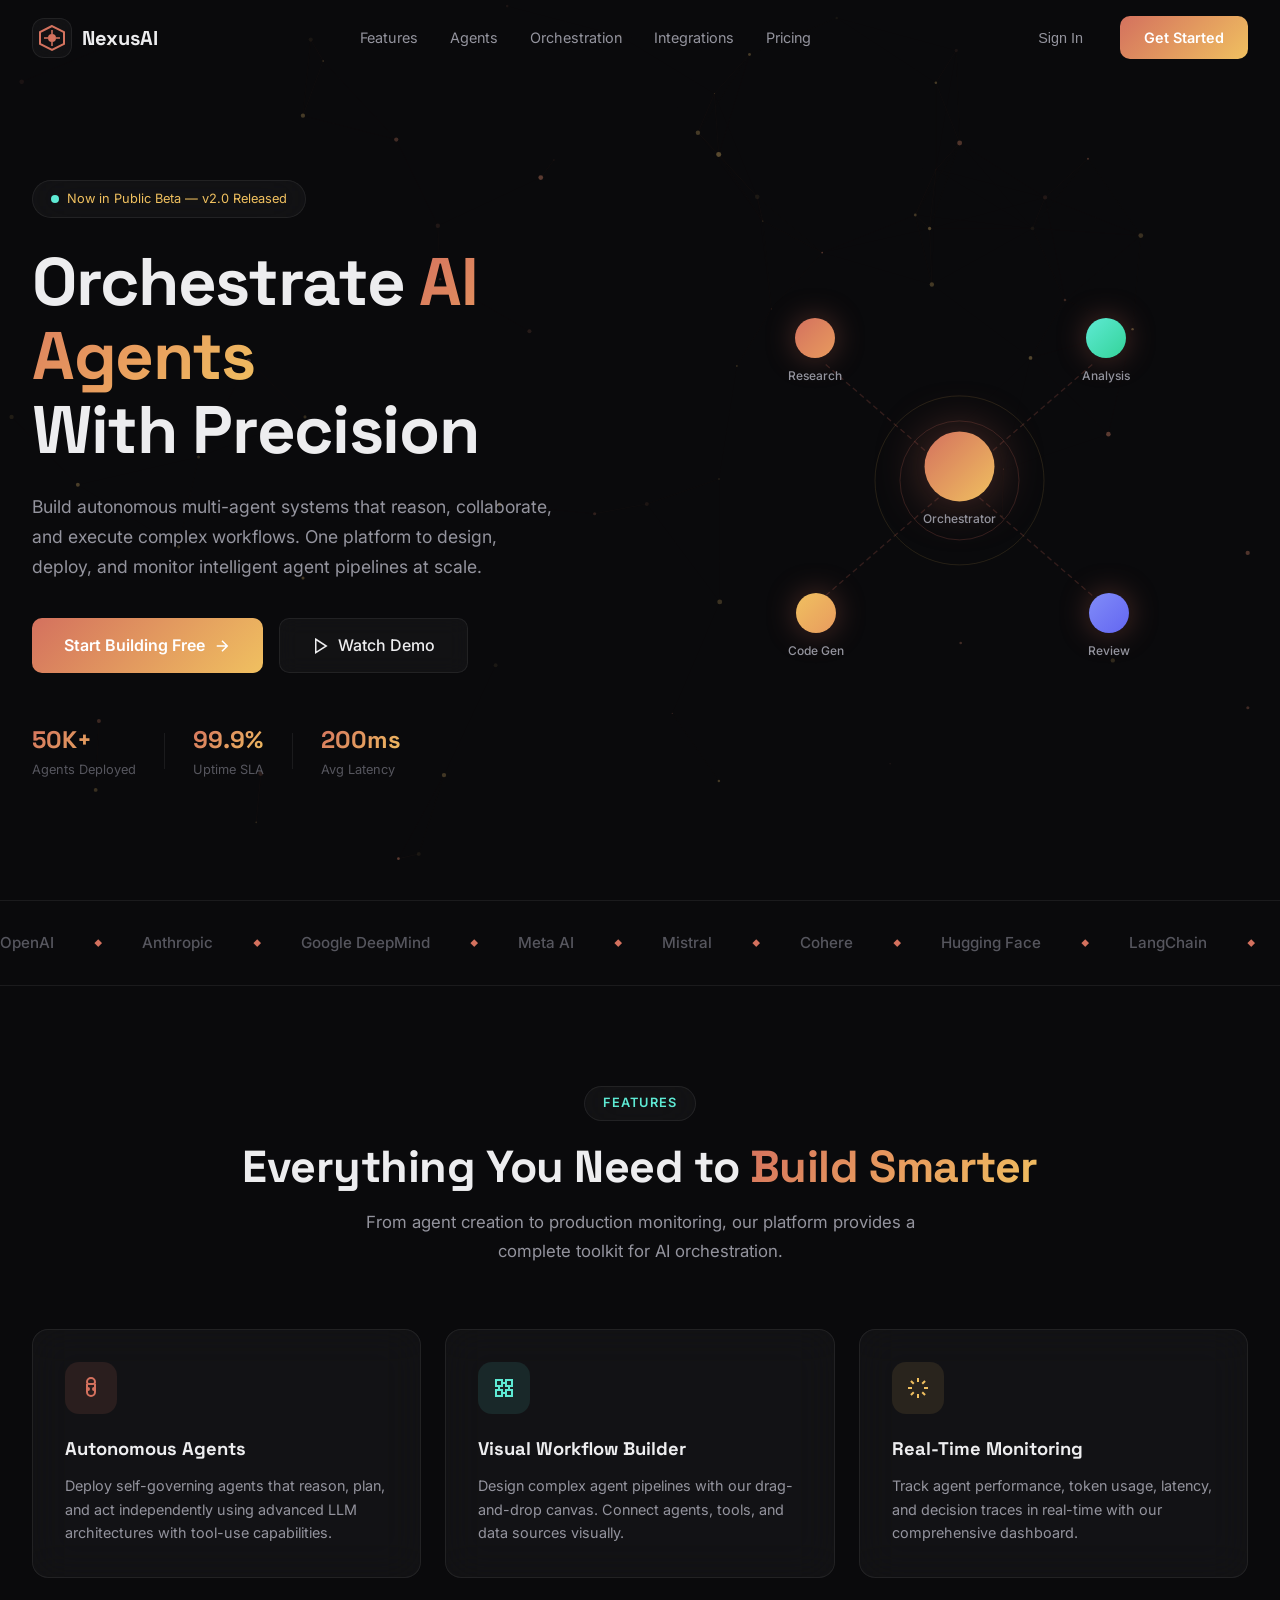
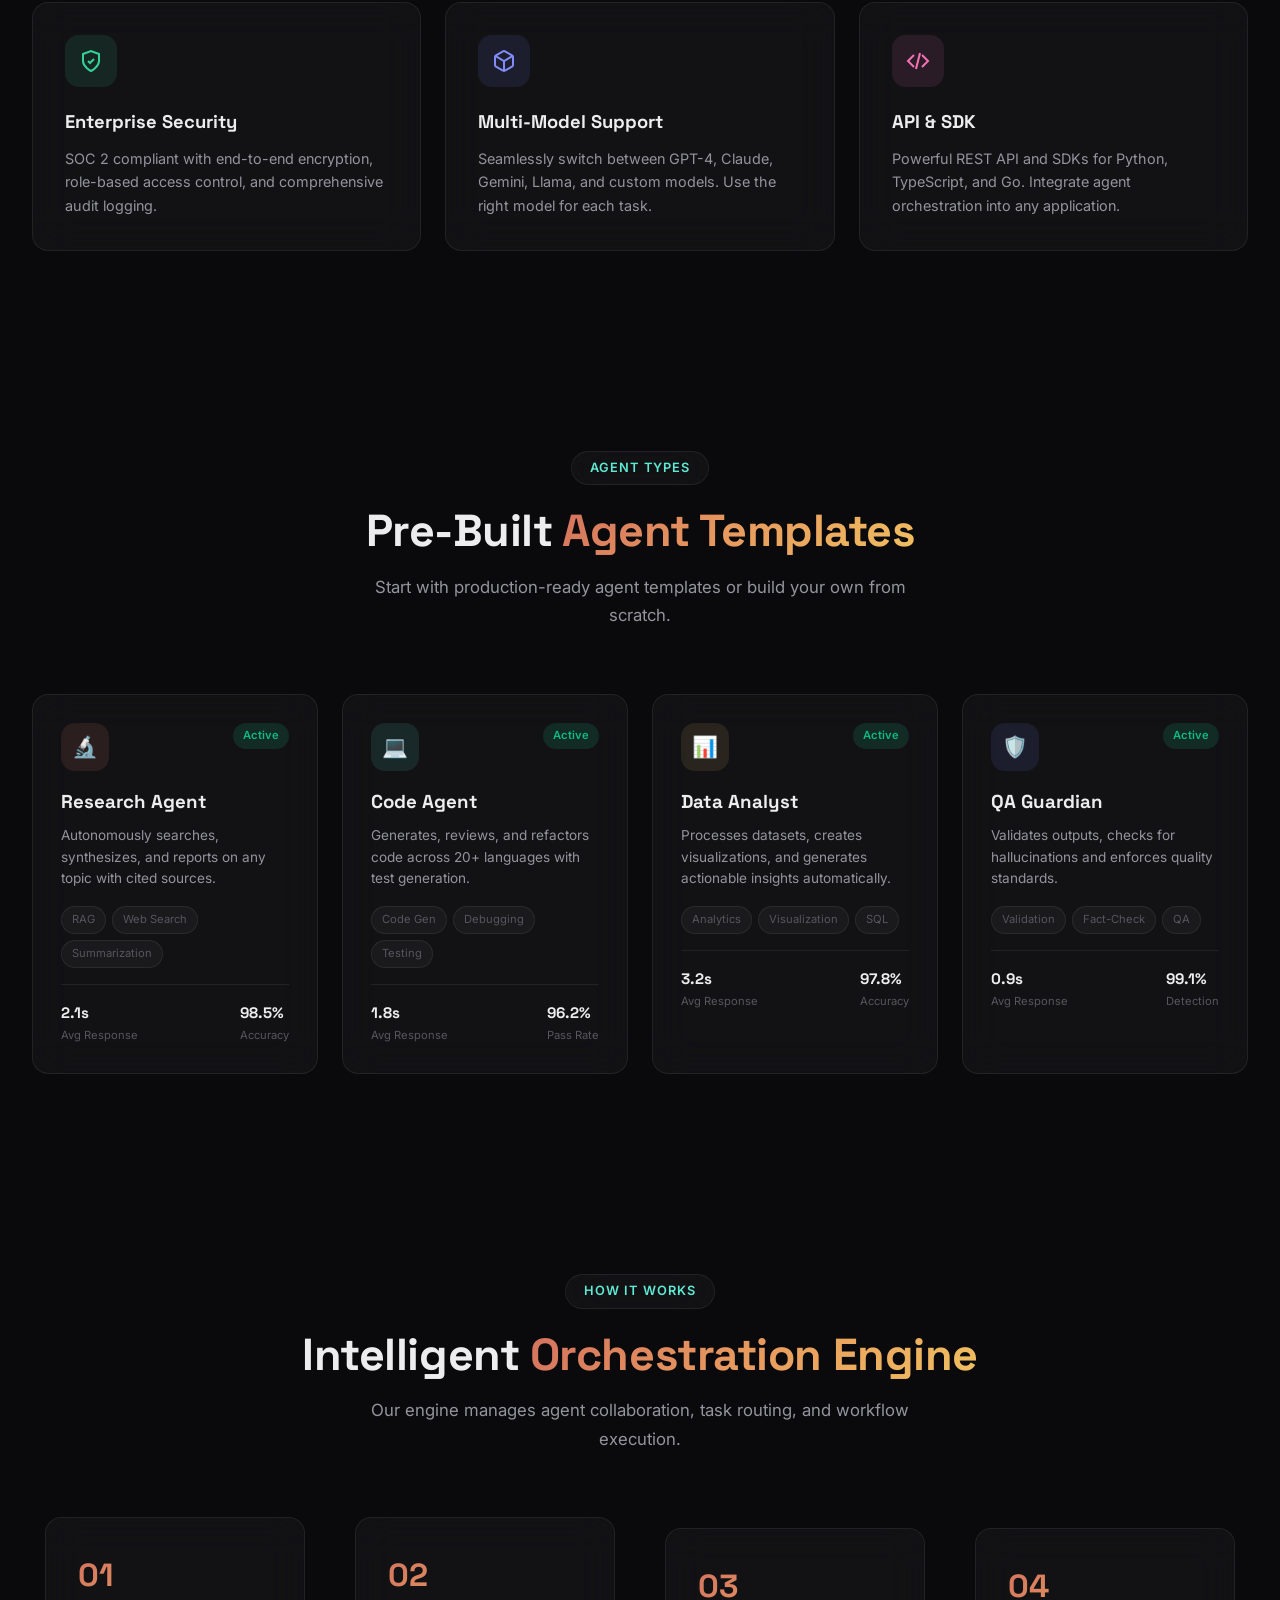
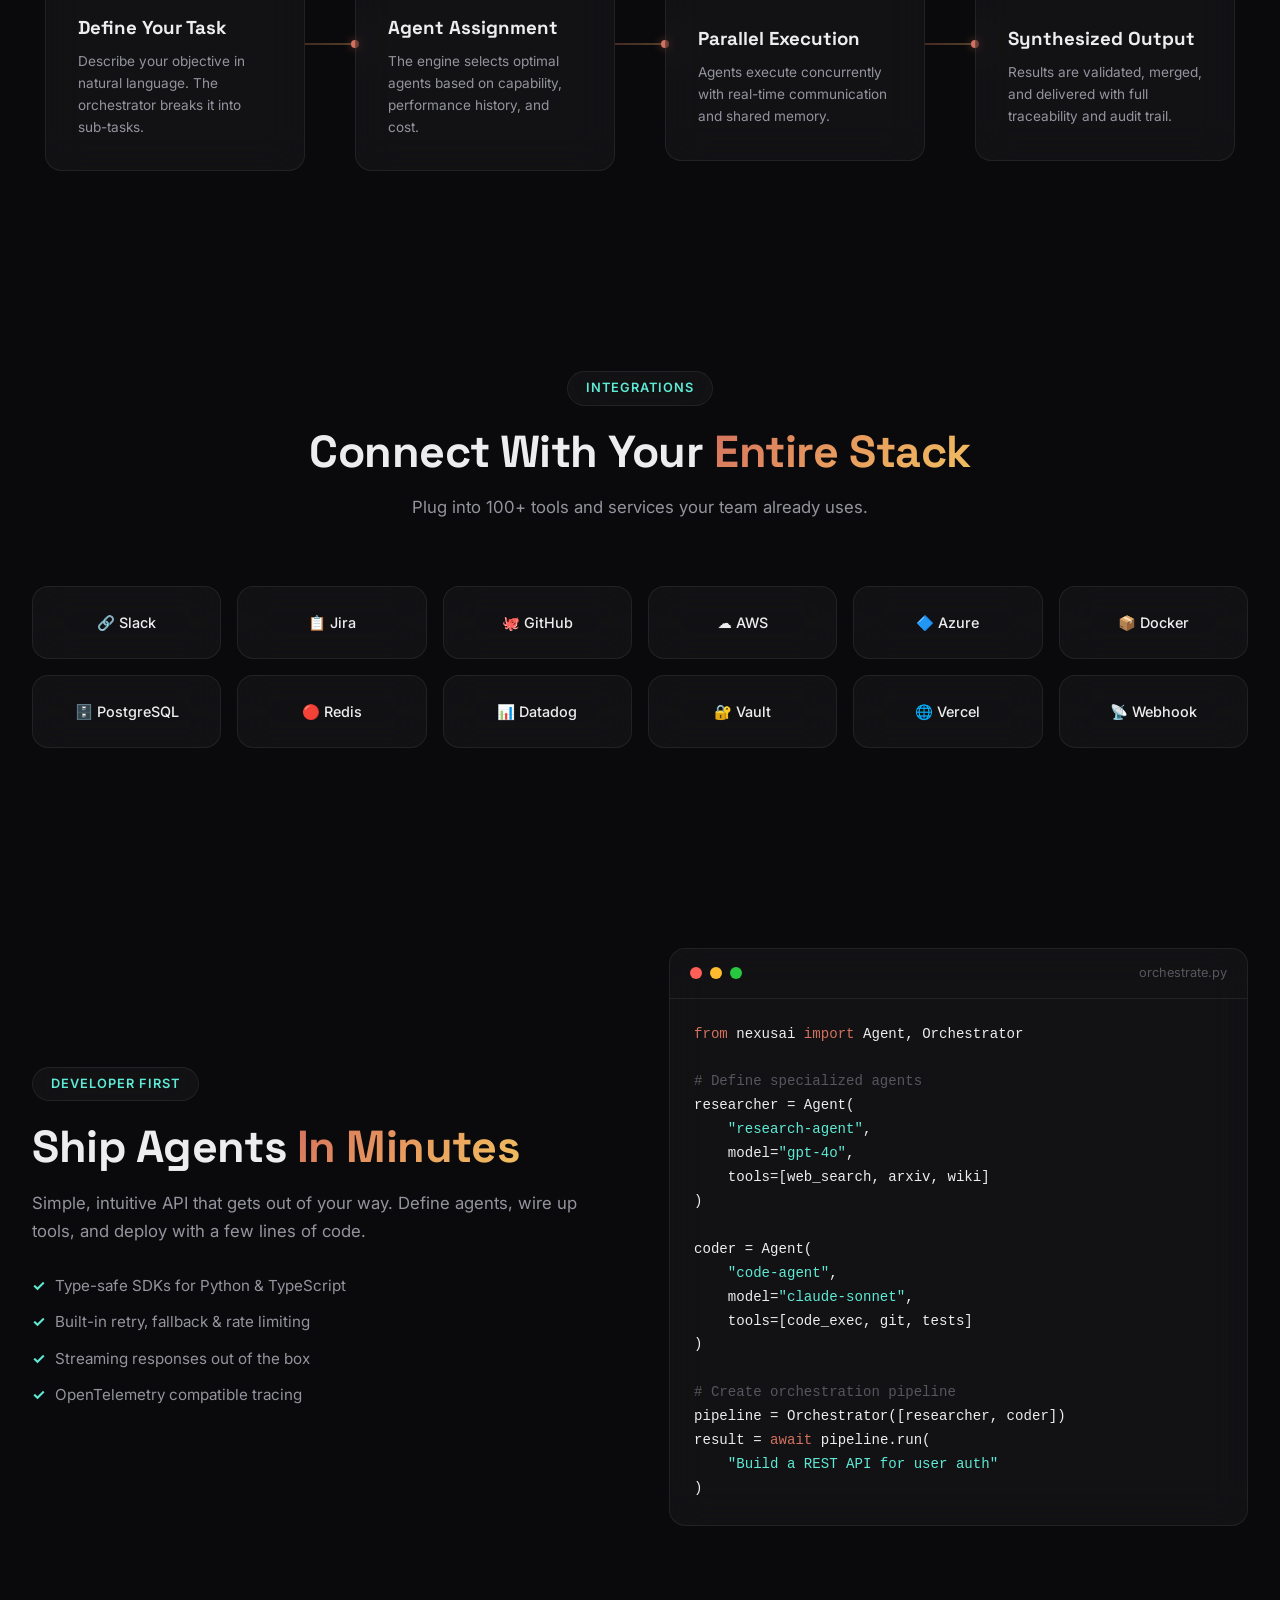
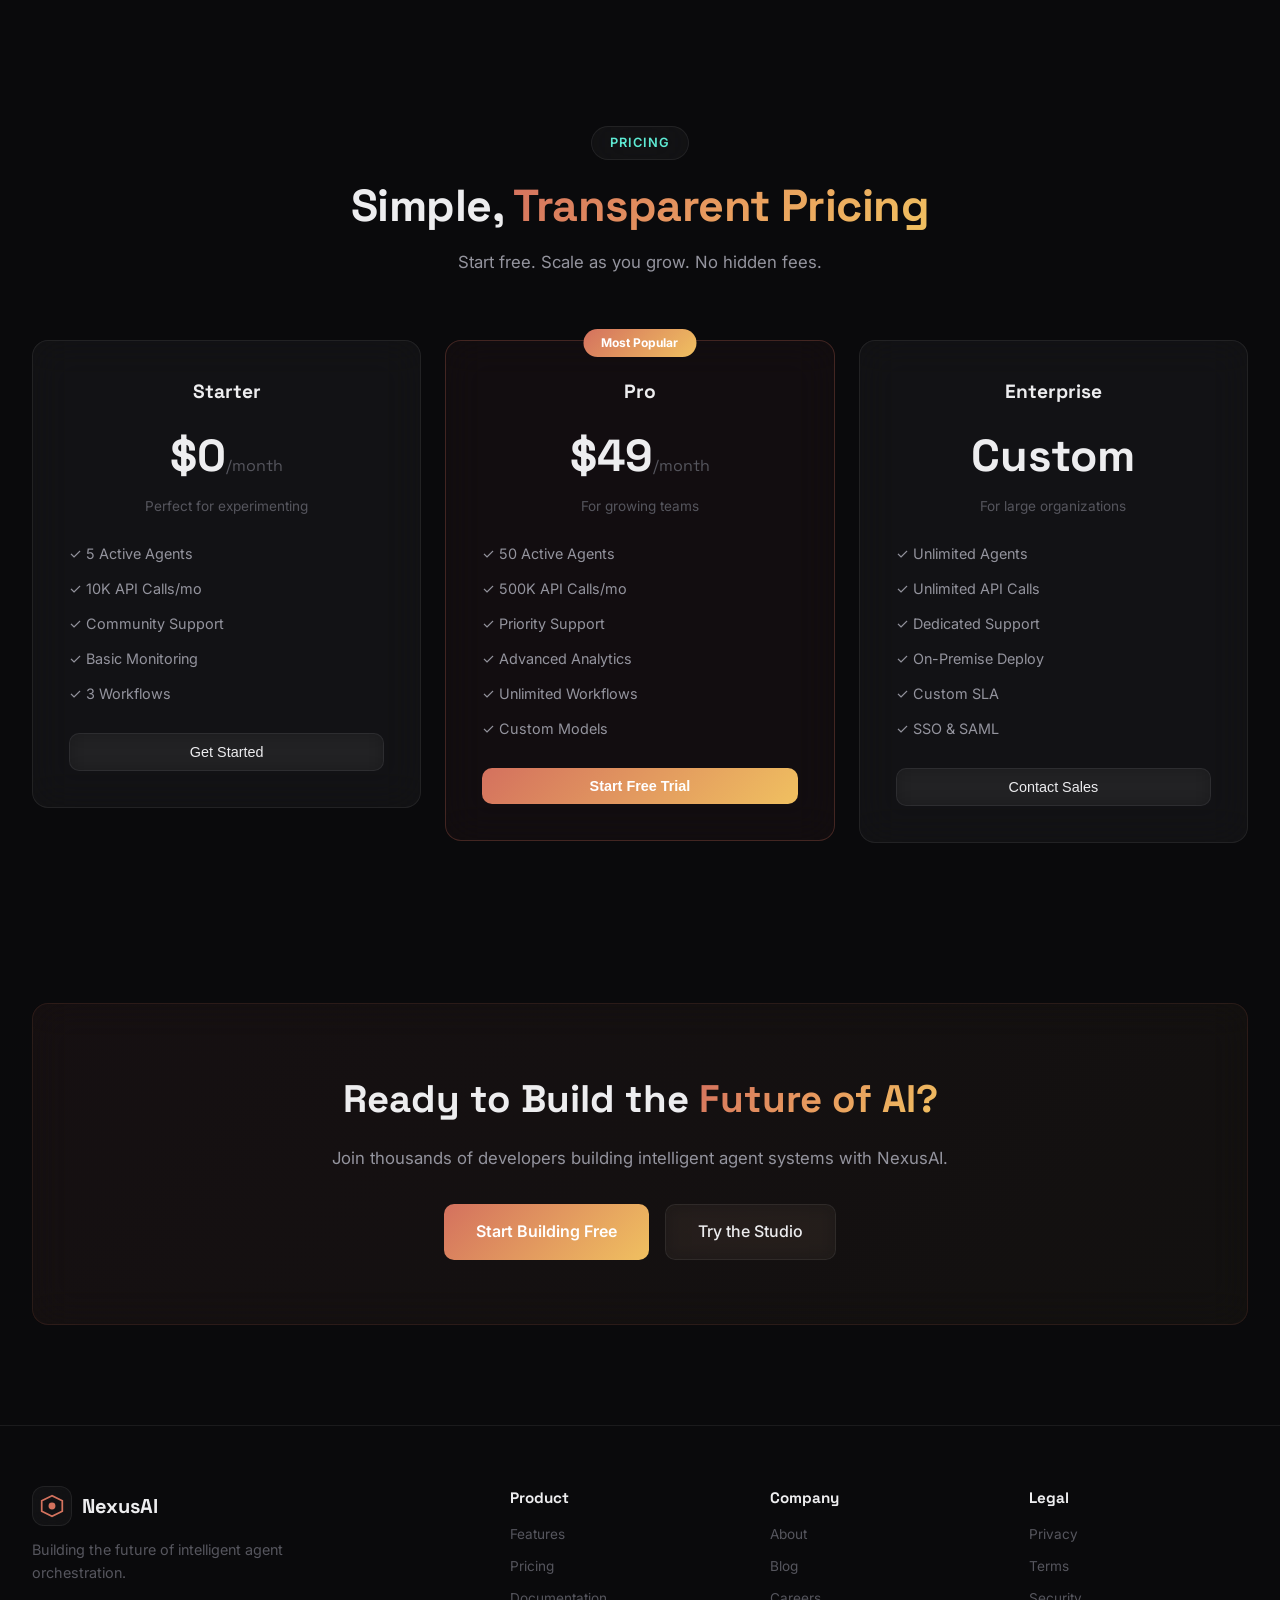
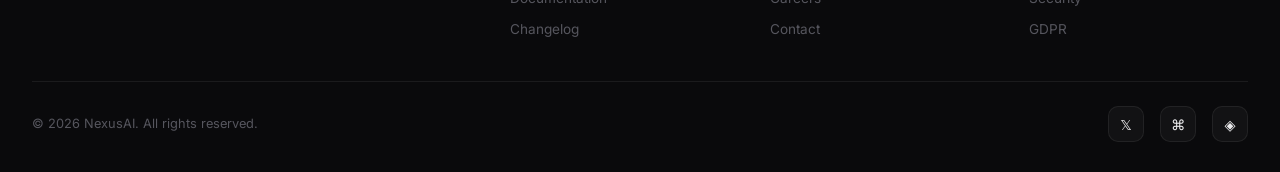
<file: index.html>
<!DOCTYPE html>
<html lang="en">
<head>
    <meta charset="UTF-8">
    <meta name="viewport" content="width=device-width, initial-scale=1.0">
    <title>NexusAI — Intelligent Agent Orchestration Platform</title>
    <meta name="description" content="Build, deploy, and orchestrate AI agents at scale with NexusAI.">
    <link rel="preconnect" href="https://fonts.googleapis.com">
    <link href="https://fonts.googleapis.com/css2?family=Inter:wght@300;400;500;600;700;800;900&family=Space+Grotesk:wght@400;500;600;700&display=swap" rel="stylesheet">
    <link rel="stylesheet" href="style.css">
</head>
<body>
    <canvas id="bgCanvas"></canvas>
    <div class="cursor-glow" id="cursorGlow"></div>

    <nav class="navbar" id="navbar">
        <div class="nav-container">
            <a href="#" class="nav-logo">
                <div class="logo-icon">
                    <svg width="28" height="28" viewBox="0 0 28 28" fill="none">
                        <path d="M14 2L2 8v12l12 6 12-6V8L14 2z" stroke="url(#logoGrad)" stroke-width="2" fill="none"/>
                        <circle cx="14" cy="14" r="4" fill="url(#logoGrad)"/>
                        <path d="M14 10v-4M14 22v-4M18 14h4M6 14h4" stroke="url(#logoGrad)" stroke-width="1.5"/>
                        <defs><linearGradient id="logoGrad" x1="0" y1="0" x2="28" y2="28"><stop stop-color="#D4715E"/><stop offset="1" stop-color="#F0C060"/></linearGradient></defs>
                    </svg>
                </div>
                <span>NexusAI</span>
            </a>
            <div class="nav-links" id="navLinks">
                <a href="#features">Features</a>
                <a href="#agents">Agents</a>
                <a href="orchestration.html">Orchestration</a>
                <a href="#integrations">Integrations</a>
                <a href="#pricing">Pricing</a>
            </div>
            <div class="nav-actions">
                <button class="btn-ghost">Sign In</button>
                <a href="orchestration.html" class="btn-primary">Get Started</a>
            </div>
            <button class="mobile-toggle" id="mobileToggle" aria-label="Menu">
                <span></span><span></span><span></span>
            </button>
        </div>
    </nav>

    <!-- Hero -->
    <section class="hero" id="hero">
        <div class="hero-content">
            <div class="hero-badge glass-card">
                <span class="badge-dot"></span>
                <span>Now in Public Beta — v2.0 Released</span>
            </div>
            <h1 class="hero-title">Orchestrate <span class="gradient-text">AI Agents</span><br>With Precision</h1>
            <p class="hero-subtitle">Build autonomous multi-agent systems that reason, collaborate, and execute complex workflows. One platform to design, deploy, and monitor intelligent agent pipelines at scale.</p>
            <div class="hero-cta">
                <a href="orchestration.html" class="btn-primary btn-lg">
                    <span>Start Building Free</span>
                    <svg width="18" height="18" viewBox="0 0 24 24" fill="none" stroke="currentColor" stroke-width="2"><path d="M5 12h14M12 5l7 7-7 7"/></svg>
                </a>
                <a href="orchestration.html" class="btn-glass btn-lg">
                    <svg width="18" height="18" viewBox="0 0 24 24" fill="none" stroke="currentColor" stroke-width="2"><polygon points="5 3 19 12 5 21 5 3"/></svg>
                    <span>Watch Demo</span>
                </a>
            </div>
            <div class="hero-stats">
                <div class="stat"><span class="stat-num">50K+</span><span class="stat-label">Agents Deployed</span></div>
                <div class="stat-divider"></div>
                <div class="stat"><span class="stat-num">99.9%</span><span class="stat-label">Uptime SLA</span></div>
                <div class="stat-divider"></div>
                <div class="stat"><span class="stat-num">200ms</span><span class="stat-label">Avg Latency</span></div>
            </div>
        </div>
        <div class="hero-visual">
            <div class="agent-orb-container">
                <div class="agent-orb central-orb">
                    <div class="orb-ring"></div>
                    <div class="orb-ring ring-2"></div>
                    <div class="orb-core"></div>
                    <span>Orchestrator</span>
                </div>
                <div class="agent-orb satellite-orb orb-1"><div class="orb-core"></div><span>Research</span></div>
                <div class="agent-orb satellite-orb orb-2"><div class="orb-core"></div><span>Analysis</span></div>
                <div class="agent-orb satellite-orb orb-3"><div class="orb-core"></div><span>Code Gen</span></div>
                <div class="agent-orb satellite-orb orb-4"><div class="orb-core"></div><span>Review</span></div>
                <svg class="connection-lines" viewBox="0 0 500 500">
                    <line x1="250" y1="250" x2="100" y2="120" class="conn-line"/>
                    <line x1="250" y1="250" x2="400" y2="120" class="conn-line"/>
                    <line x1="250" y1="250" x2="100" y2="380" class="conn-line"/>
                    <line x1="250" y1="250" x2="400" y2="380" class="conn-line"/>
                </svg>
            </div>
        </div>
    </section>

    <!-- Marquee -->
    <div class="marquee-section">
        <div class="marquee-track">
            <div class="marquee-content">
                <span>OpenAI</span><span class="marquee-dot">◆</span>
                <span>Anthropic</span><span class="marquee-dot">◆</span>
                <span>Google DeepMind</span><span class="marquee-dot">◆</span>
                <span>Meta AI</span><span class="marquee-dot">◆</span>
                <span>Mistral</span><span class="marquee-dot">◆</span>
                <span>Cohere</span><span class="marquee-dot">◆</span>
                <span>Hugging Face</span><span class="marquee-dot">◆</span>
                <span>LangChain</span><span class="marquee-dot">◆</span>
                <span>OpenAI</span><span class="marquee-dot">◆</span>
                <span>Anthropic</span><span class="marquee-dot">◆</span>
                <span>Google DeepMind</span><span class="marquee-dot">◆</span>
                <span>Meta AI</span><span class="marquee-dot">◆</span>
                <span>Mistral</span><span class="marquee-dot">◆</span>
                <span>Cohere</span><span class="marquee-dot">◆</span>
                <span>Hugging Face</span><span class="marquee-dot">◆</span>
                <span>LangChain</span><span class="marquee-dot">◆</span>
            </div>
        </div>
    </div>

    <!-- Features -->
    <section class="section features-section" id="features">
        <div class="container">
            <div class="section-header">
                <span class="section-tag glass-card">Features</span>
                <h2 class="section-title">Everything You Need to <span class="gradient-text">Build Smarter</span></h2>
                <p class="section-desc">From agent creation to production monitoring, our platform provides a complete toolkit for AI orchestration.</p>
            </div>
            <div class="features-grid">
                <div class="feature-card glass-card" data-anim="fade-up">
                    <div class="feature-icon icon-purple"><svg width="24" height="24" viewBox="0 0 24 24" fill="none" stroke="currentColor" stroke-width="2"><path d="M12 2a4 4 0 014 4c0 1.1-.9 2-2 2h-4a2 2 0 01-2-2 4 4 0 014-4z"/><path d="M8 8v8a4 4 0 008 0V8"/><circle cx="9" cy="13" r="1"/><circle cx="15" cy="13" r="1"/></svg></div>
                    <h3>Autonomous Agents</h3>
                    <p>Deploy self-governing agents that reason, plan, and act independently using advanced LLM architectures with tool-use capabilities.</p>
                </div>
                <div class="feature-card glass-card" data-anim="fade-up" style="--delay:.1s">
                    <div class="feature-icon icon-blue"><svg width="24" height="24" viewBox="0 0 24 24" fill="none" stroke="currentColor" stroke-width="2"><path d="M4 4h6v6H4zM14 4h6v6h-6zM4 14h6v6H4zM14 14h6v6h-6z"/><path d="M10 7h4M7 10v4M17 10v4M10 17h4"/></svg></div>
                    <h3>Visual Workflow Builder</h3>
                    <p>Design complex agent pipelines with our drag-and-drop canvas. Connect agents, tools, and data sources visually.</p>
                </div>
                <div class="feature-card glass-card" data-anim="fade-up" style="--delay:.2s">
                    <div class="feature-icon icon-cyan"><svg width="24" height="24" viewBox="0 0 24 24" fill="none" stroke="currentColor" stroke-width="2"><path d="M12 2v4M12 18v4M4.93 4.93l2.83 2.83M16.24 16.24l2.83 2.83M2 12h4M18 12h4M4.93 19.07l2.83-2.83M16.24 7.76l2.83-2.83"/></svg></div>
                    <h3>Real-Time Monitoring</h3>
                    <p>Track agent performance, token usage, latency, and decision traces in real-time with our comprehensive dashboard.</p>
                </div>
                <div class="feature-card glass-card" data-anim="fade-up" style="--delay:.3s">
                    <div class="feature-icon icon-green"><svg width="24" height="24" viewBox="0 0 24 24" fill="none" stroke="currentColor" stroke-width="2"><path d="M12 22s8-4 8-10V5l-8-3-8 3v7c0 6 8 10 8 10z"/><path d="M9 12l2 2 4-4"/></svg></div>
                    <h3>Enterprise Security</h3>
                    <p>SOC 2 compliant with end-to-end encryption, role-based access control, and comprehensive audit logging.</p>
                </div>
                <div class="feature-card glass-card" data-anim="fade-up" style="--delay:.4s">
                    <div class="feature-icon icon-orange"><svg width="24" height="24" viewBox="0 0 24 24" fill="none" stroke="currentColor" stroke-width="2"><path d="M21 16V8a2 2 0 00-1-1.73l-7-4a2 2 0 00-2 0l-7 4A2 2 0 003 8v8a2 2 0 001 1.73l7 4a2 2 0 002 0l7-4A2 2 0 0021 16z"/><path d="M3.27 6.96L12 12.01l8.73-5.05M12 22.08V12"/></svg></div>
                    <h3>Multi-Model Support</h3>
                    <p>Seamlessly switch between GPT-4, Claude, Gemini, Llama, and custom models. Use the right model for each task.</p>
                </div>
                <div class="feature-card glass-card" data-anim="fade-up" style="--delay:.5s">
                    <div class="feature-icon icon-pink"><svg width="24" height="24" viewBox="0 0 24 24" fill="none" stroke="currentColor" stroke-width="2"><path d="M16 18l6-6-6-6"/><path d="M8 6l-6 6 6 6"/><path d="M14 4l-4 16"/></svg></div>
                    <h3>API &amp; SDK</h3>
                    <p>Powerful REST API and SDKs for Python, TypeScript, and Go. Integrate agent orchestration into any application.</p>
                </div>
            </div>
        </div>
    </section>

    <!-- Agents -->
    <section class="section agents-section" id="agents">
        <div class="container">
            <div class="section-header">
                <span class="section-tag glass-card">Agent Types</span>
                <h2 class="section-title">Pre-Built <span class="gradient-text">Agent Templates</span></h2>
                <p class="section-desc">Start with production-ready agent templates or build your own from scratch.</p>
            </div>
            <div class="agents-grid">
                <div class="agent-card glass-card" data-anim="fade-up">
                    <div class="agent-card-header"><div class="agent-avatar purple">🔬</div><div class="agent-status online">Active</div></div>
                    <h3>Research Agent</h3>
                    <p>Autonomously searches, synthesizes, and reports on any topic with cited sources.</p>
                    <div class="agent-tags"><span>RAG</span><span>Web Search</span><span>Summarization</span></div>
                    <div class="agent-metrics"><div><strong>2.1s</strong><span>Avg Response</span></div><div><strong>98.5%</strong><span>Accuracy</span></div></div>
                </div>
                <div class="agent-card glass-card" data-anim="fade-up" style="--delay:.1s">
                    <div class="agent-card-header"><div class="agent-avatar blue">💻</div><div class="agent-status online">Active</div></div>
                    <h3>Code Agent</h3>
                    <p>Generates, reviews, and refactors code across 20+ languages with test generation.</p>
                    <div class="agent-tags"><span>Code Gen</span><span>Debugging</span><span>Testing</span></div>
                    <div class="agent-metrics"><div><strong>1.8s</strong><span>Avg Response</span></div><div><strong>96.2%</strong><span>Pass Rate</span></div></div>
                </div>
                <div class="agent-card glass-card" data-anim="fade-up" style="--delay:.2s">
                    <div class="agent-card-header"><div class="agent-avatar cyan">📊</div><div class="agent-status online">Active</div></div>
                    <h3>Data Analyst</h3>
                    <p>Processes datasets, creates visualizations, and generates actionable insights automatically.</p>
                    <div class="agent-tags"><span>Analytics</span><span>Visualization</span><span>SQL</span></div>
                    <div class="agent-metrics"><div><strong>3.2s</strong><span>Avg Response</span></div><div><strong>97.8%</strong><span>Accuracy</span></div></div>
                </div>
                <div class="agent-card glass-card" data-anim="fade-up" style="--delay:.3s">
                    <div class="agent-card-header"><div class="agent-avatar green">🛡️</div><div class="agent-status online">Active</div></div>
                    <h3>QA Guardian</h3>
                    <p>Validates outputs, checks for hallucinations and enforces quality standards.</p>
                    <div class="agent-tags"><span>Validation</span><span>Fact-Check</span><span>QA</span></div>
                    <div class="agent-metrics"><div><strong>0.9s</strong><span>Avg Response</span></div><div><strong>99.1%</strong><span>Detection</span></div></div>
                </div>
            </div>
        </div>
    </section>

    <!-- Orchestration -->
    <section class="section orchestration-section" id="orchestration">
        <div class="container">
            <div class="section-header">
                <span class="section-tag glass-card">How It Works</span>
                <h2 class="section-title">Intelligent <span class="gradient-text">Orchestration Engine</span></h2>
                <p class="section-desc">Our engine manages agent collaboration, task routing, and workflow execution.</p>
            </div>
            <div class="orch-steps">
                <div class="orch-step glass-card" data-anim="fade-right">
                    <div class="step-number">01</div><h3>Define Your Task</h3>
                    <p>Describe your objective in natural language. The orchestrator breaks it into sub-tasks.</p>
                </div>
                <div class="orch-connector"><div class="connector-line"></div><div class="connector-dot"></div></div>
                <div class="orch-step glass-card" data-anim="fade-right" style="--delay:.15s">
                    <div class="step-number">02</div><h3>Agent Assignment</h3>
                    <p>The engine selects optimal agents based on capability, performance history, and cost.</p>
                </div>
                <div class="orch-connector"><div class="connector-line"></div><div class="connector-dot"></div></div>
                <div class="orch-step glass-card" data-anim="fade-right" style="--delay:.3s">
                    <div class="step-number">03</div><h3>Parallel Execution</h3>
                    <p>Agents execute concurrently with real-time communication and shared memory.</p>
                </div>
                <div class="orch-connector"><div class="connector-line"></div><div class="connector-dot"></div></div>
                <div class="orch-step glass-card" data-anim="fade-right" style="--delay:.45s">
                    <div class="step-number">04</div><h3>Synthesized Output</h3>
                    <p>Results are validated, merged, and delivered with full traceability and audit trail.</p>
                </div>
            </div>
        </div>
    </section>

    <!-- Integrations -->
    <section class="section integrations-section" id="integrations">
        <div class="container">
            <div class="section-header">
                <span class="section-tag glass-card">Integrations</span>
                <h2 class="section-title">Connect With Your <span class="gradient-text">Entire Stack</span></h2>
                <p class="section-desc">Plug into 100+ tools and services your team already uses.</p>
            </div>
            <div class="integrations-grid">
                <div class="integration-item glass-card" data-anim="zoom">🔗 Slack</div>
                <div class="integration-item glass-card" data-anim="zoom">📋 Jira</div>
                <div class="integration-item glass-card" data-anim="zoom">🐙 GitHub</div>
                <div class="integration-item glass-card" data-anim="zoom">☁️ AWS</div>
                <div class="integration-item glass-card" data-anim="zoom">🔷 Azure</div>
                <div class="integration-item glass-card" data-anim="zoom">📦 Docker</div>
                <div class="integration-item glass-card" data-anim="zoom">🗄️ PostgreSQL</div>
                <div class="integration-item glass-card" data-anim="zoom">🔴 Redis</div>
                <div class="integration-item glass-card" data-anim="zoom">📊 Datadog</div>
                <div class="integration-item glass-card" data-anim="zoom">🔐 Vault</div>
                <div class="integration-item glass-card" data-anim="zoom">🌐 Vercel</div>
                <div class="integration-item glass-card" data-anim="zoom">📡 Webhook</div>
            </div>
        </div>
    </section>

    <!-- Code Preview -->
    <section class="section code-section">
        <div class="container">
            <div class="code-split">
                <div class="code-info">
                    <span class="section-tag glass-card">Developer First</span>
                    <h2 class="section-title">Ship Agents <span class="gradient-text">In Minutes</span></h2>
                    <p class="section-desc">Simple, intuitive API that gets out of your way. Define agents, wire up tools, and deploy with a few lines of code.</p>
                    <ul class="code-features">
                        <li><span class="check">✓</span> Type-safe SDKs for Python &amp; TypeScript</li>
                        <li><span class="check">✓</span> Built-in retry, fallback &amp; rate limiting</li>
                        <li><span class="check">✓</span> Streaming responses out of the box</li>
                        <li><span class="check">✓</span> OpenTelemetry compatible tracing</li>
                    </ul>
                </div>
                <div class="code-block glass-card">
                    <div class="code-header"><span class="dot red"></span><span class="dot yellow"></span><span class="dot green"></span><span class="code-filename">orchestrate.py</span></div>
                    <pre><code><span class="kw">from</span> nexusai <span class="kw">import</span> Agent, Orchestrator

<span class="cm"># Define specialized agents</span>
researcher = Agent(
    <span class="str">"research-agent"</span>,
    model=<span class="str">"gpt-4o"</span>,
    tools=[web_search, arxiv, wiki]
)

coder = Agent(
    <span class="str">"code-agent"</span>,
    model=<span class="str">"claude-sonnet"</span>,
    tools=[code_exec, git, tests]
)

<span class="cm"># Create orchestration pipeline</span>
pipeline = Orchestrator([researcher, coder])
result = <span class="kw">await</span> pipeline.run(
    <span class="str">"Build a REST API for user auth"</span>
)</code></pre>
                </div>
            </div>
        </div>
    </section>

    <!-- Pricing -->
    <section class="section pricing-section" id="pricing">
        <div class="container">
            <div class="section-header">
                <span class="section-tag glass-card">Pricing</span>
                <h2 class="section-title">Simple, <span class="gradient-text">Transparent Pricing</span></h2>
                <p class="section-desc">Start free. Scale as you grow. No hidden fees.</p>
            </div>
            <div class="pricing-grid">
                <div class="pricing-card glass-card" data-anim="fade-up">
                    <h3>Starter</h3>
                    <div class="price">$0<span>/month</span></div>
                    <p class="price-desc">Perfect for experimenting</p>
                    <ul><li>✓ 5 Active Agents</li><li>✓ 10K API Calls/mo</li><li>✓ Community Support</li><li>✓ Basic Monitoring</li><li>✓ 3 Workflows</li></ul>
                    <button class="btn-glass btn-full">Get Started</button>
                </div>
                <div class="pricing-card glass-card featured" data-anim="fade-up" style="--delay:.1s">
                    <div class="featured-badge">Most Popular</div>
                    <h3>Pro</h3>
                    <div class="price">$49<span>/month</span></div>
                    <p class="price-desc">For growing teams</p>
                    <ul><li>✓ 50 Active Agents</li><li>✓ 500K API Calls/mo</li><li>✓ Priority Support</li><li>✓ Advanced Analytics</li><li>✓ Unlimited Workflows</li><li>✓ Custom Models</li></ul>
                    <button class="btn-primary btn-full">Start Free Trial</button>
                </div>
                <div class="pricing-card glass-card" data-anim="fade-up" style="--delay:.2s">
                    <h3>Enterprise</h3>
                    <div class="price">Custom</div>
                    <p class="price-desc">For large organizations</p>
                    <ul><li>✓ Unlimited Agents</li><li>✓ Unlimited API Calls</li><li>✓ Dedicated Support</li><li>✓ On-Premise Deploy</li><li>✓ Custom SLA</li><li>✓ SSO &amp; SAML</li></ul>
                    <button class="btn-glass btn-full">Contact Sales</button>
                </div>
            </div>
        </div>
    </section>

    <!-- CTA -->
    <section class="section cta-section">
        <div class="container">
            <div class="cta-card glass-card">
                <h2>Ready to Build the <span class="gradient-text">Future of AI?</span></h2>
                <p>Join thousands of developers building intelligent agent systems with NexusAI.</p>
                <div class="cta-btns">
                    <a href="orchestration.html" class="btn-primary btn-lg">Start Building Free</a>
                    <a href="orchestration.html" class="btn-glass btn-lg">Try the Studio</a>
                </div>
            </div>
        </div>
    </section>

    <!-- Footer -->
    <footer class="footer">
        <div class="container">
            <div class="footer-grid">
                <div class="footer-brand">
                    <a href="#" class="nav-logo">
                        <div class="logo-icon"><svg width="24" height="24" viewBox="0 0 28 28" fill="none"><path d="M14 2L2 8v12l12 6 12-6V8L14 2z" stroke="url(#logoGrad2)" stroke-width="2" fill="none"/><circle cx="14" cy="14" r="4" fill="url(#logoGrad2)"/><defs><linearGradient id="logoGrad2" x1="0" y1="0" x2="28" y2="28"><stop stop-color="#D4715E"/><stop offset="1" stop-color="#F0C060"/></linearGradient></defs></svg></div>
                        <span>NexusAI</span>
                    </a>
                    <p>Building the future of intelligent agent orchestration.</p>
                </div>
                <div class="footer-links"><h4>Product</h4><a href="#">Features</a><a href="#">Pricing</a><a href="#">Documentation</a><a href="#">Changelog</a></div>
                <div class="footer-links"><h4>Company</h4><a href="#">About</a><a href="#">Blog</a><a href="#">Careers</a><a href="#">Contact</a></div>
                <div class="footer-links"><h4>Legal</h4><a href="#">Privacy</a><a href="#">Terms</a><a href="#">Security</a><a href="#">GDPR</a></div>
            </div>
            <div class="footer-bottom">
                <p>&copy; 2026 NexusAI. All rights reserved.</p>
                <div class="social-links">
                    <a href="#" aria-label="Twitter">𝕏</a>
                    <a href="#" aria-label="GitHub">⌘</a>
                    <a href="#" aria-label="Discord">◈</a>
                </div>
            </div>
        </div>
    </footer>

    <script src="script.js"></script>
</body>
</html>
</file>
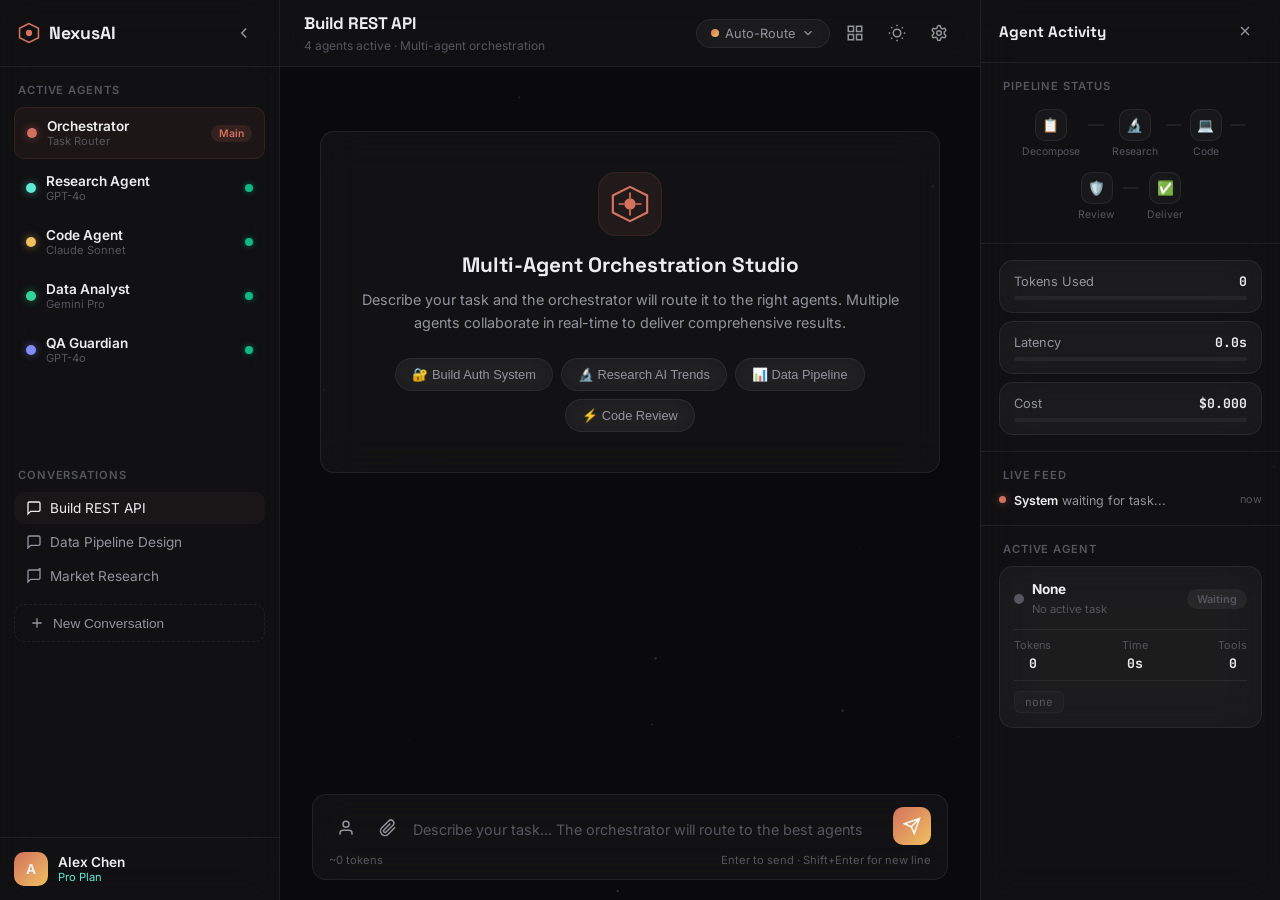
<file: orchestration.html>
<!DOCTYPE html>
<html lang="en">
<head>
    <meta charset="UTF-8">
    <meta name="viewport" content="width=device-width, initial-scale=1.0">
    <title>NexusAI — Multi-Agent Orchestration Studio</title>
    <link rel="preconnect" href="https://fonts.googleapis.com">
    <link href="https://fonts.googleapis.com/css2?family=Inter:wght@300;400;500;600;700;800&family=Space+Grotesk:wght@400;500;600;700&family=JetBrains+Mono:wght@400;500&display=swap" rel="stylesheet">
    <link rel="stylesheet" href="orch.css">
</head>
<body>
    <canvas id="bgCanvas"></canvas>
    <div class="cursor-glow" id="cursorGlow"></div>

    <div class="app-layout">
        <!-- Left Sidebar: Agents -->
        <aside class="sidebar" id="sidebar">
            <div class="sidebar-header">
                <a href="index.html" class="logo">
                    <svg width="22" height="22" viewBox="0 0 28 28" fill="none"><path d="M14 2L2 8v12l12 6 12-6V8L14 2z" stroke="url(#lg)" stroke-width="2" fill="none"/><circle cx="14" cy="14" r="4" fill="url(#lg)"/><defs><linearGradient id="lg" x1="0" y1="0" x2="28" y2="28"><stop stop-color="#D4715E"/><stop offset="1" stop-color="#F0C060"/></linearGradient></defs></svg>
                    <span>NexusAI</span>
                </a>
                <button class="icon-btn" id="toggleSidebar" title="Collapse">
                    <svg width="18" height="18" viewBox="0 0 24 24" fill="none" stroke="currentColor" stroke-width="2"><path d="M15 18l-6-6 6-6"/></svg>
                </button>
            </div>

            <div class="sidebar-section">
                <div class="section-label">Active Agents</div>
                <div class="agent-list" id="agentList">
                    <div class="agent-item active" data-agent="orchestrator">
                        <div class="agent-dot dot-purple"></div>
                        <div class="agent-info"><span class="agent-name">Orchestrator</span><span class="agent-role">Task Router</span></div>
                        <div class="agent-badge">Main</div>
                    </div>
                    <div class="agent-item" data-agent="researcher">
                        <div class="agent-dot dot-blue"></div>
                        <div class="agent-info"><span class="agent-name">Research Agent</span><span class="agent-role">GPT-4o</span></div>
                        <div class="status-dot online"></div>
                    </div>
                    <div class="agent-item" data-agent="coder">
                        <div class="agent-dot dot-cyan"></div>
                        <div class="agent-info"><span class="agent-name">Code Agent</span><span class="agent-role">Claude Sonnet</span></div>
                        <div class="status-dot online"></div>
                    </div>
                    <div class="agent-item" data-agent="analyst">
                        <div class="agent-dot dot-green"></div>
                        <div class="agent-info"><span class="agent-name">Data Analyst</span><span class="agent-role">Gemini Pro</span></div>
                        <div class="status-dot online"></div>
                    </div>
                    <div class="agent-item" data-agent="reviewer">
                        <div class="agent-dot dot-orange"></div>
                        <div class="agent-info"><span class="agent-name">QA Guardian</span><span class="agent-role">GPT-4o</span></div>
                        <div class="status-dot online"></div>
                    </div>
                </div>
            </div>

            <div class="sidebar-section">
                <div class="section-label">Conversations</div>
                <div class="conv-list">
                    <div class="conv-item active">
                        <svg width="16" height="16" viewBox="0 0 24 24" fill="none" stroke="currentColor" stroke-width="2"><path d="M21 15a2 2 0 01-2 2H7l-4 4V5a2 2 0 012-2h14a2 2 0 012 2z"/></svg>
                        <span>Build REST API</span>
                    </div>
                    <div class="conv-item">
                        <svg width="16" height="16" viewBox="0 0 24 24" fill="none" stroke="currentColor" stroke-width="2"><path d="M21 15a2 2 0 01-2 2H7l-4 4V5a2 2 0 012-2h14a2 2 0 012 2z"/></svg>
                        <span>Data Pipeline Design</span>
                    </div>
                    <div class="conv-item">
                        <svg width="16" height="16" viewBox="0 0 24 24" fill="none" stroke="currentColor" stroke-width="2"><path d="M21 15a2 2 0 01-2 2H7l-4 4V5a2 2 0 012-2h14a2 2 0 012-2z"/></svg>
                        <span>Market Research</span>
                    </div>
                </div>
                <button class="new-chat-btn">
                    <svg width="16" height="16" viewBox="0 0 24 24" fill="none" stroke="currentColor" stroke-width="2"><path d="M12 5v14M5 12h14"/></svg>
                    New Conversation
                </button>
            </div>

            <div class="sidebar-footer">
                <div class="user-info">
                    <div class="user-avatar">A</div>
                    <div class="user-details"><span>Alex Chen</span><span class="user-plan">Pro Plan</span></div>
                </div>
            </div>
        </aside>

        <!-- Main Chat Area -->
        <main class="main-area">
            <!-- Top Bar -->
            <div class="topbar">
                <button class="icon-btn mobile-menu" id="mobileMenu">
                    <svg width="20" height="20" viewBox="0 0 24 24" fill="none" stroke="currentColor" stroke-width="2"><path d="M3 12h18M3 6h18M3 18h18"/></svg>
                </button>
                <div class="topbar-title">
                    <h2>Build REST API</h2>
                    <span class="topbar-meta">4 agents active · Multi-agent orchestration</span>
                </div>
                <div class="topbar-actions">
                    <div class="model-selector glass-pill" id="modelSelector">
                        <span class="model-dot"></span>
                        <span>Auto-Route</span>
                        <svg width="14" height="14" viewBox="0 0 24 24" fill="none" stroke="currentColor" stroke-width="2"><path d="M6 9l6 6 6-6"/></svg>
                    </div>
                    <button class="icon-btn" title="Pipeline View" id="togglePipeline">
                        <svg width="18" height="18" viewBox="0 0 24 24" fill="none" stroke="currentColor" stroke-width="2"><rect x="3" y="3" width="7" height="7"/><rect x="14" y="3" width="7" height="7"/><rect x="3" y="14" width="7" height="7"/><rect x="14" y="14" width="7" height="7"/></svg>
                    </button>
                    <button class="icon-btn" title="Toggle Theme" id="themeToggle">
                        <svg width="18" height="18" viewBox="0 0 24 24" fill="none" stroke="currentColor" stroke-width="2"><circle cx="12" cy="12" r="5"/><path d="M12 1v2M12 21v2M4.22 4.22l1.42 1.42M18.36 18.36l1.42 1.42M1 12h2M21 12h2M4.22 19.78l1.42-1.42M18.36 5.64l1.42-1.42"/></svg>
                    </button>
                    <button class="icon-btn" title="Settings">
                        <svg width="18" height="18" viewBox="0 0 24 24" fill="none" stroke="currentColor" stroke-width="2"><path d="M12.22 2h-.44a2 2 0 0 0-2 2v.18a2 2 0 0 1-1 1.73l-.43.25a2 2 0 0 1-2 0l-.15-.08a2 2 0 0 0-2.73.73l-.22.38a2 2 0 0 0 .73 2.73l.15.1a2 2 0 0 1 1 1.72v.51a2 2 0 0 1-1 1.74l-.15.09a2 2 0 0 0-.73 2.73l.22.38a2 2 0 0 0 2.73.73l.15-.08a2 2 0 0 1 2 0l.43.25a2 2 0 0 1 1 1.73V20a2 2 0 0 0 2 2h.44a2 2 0 0 0 2-2v-.18a2 2 0 0 1 1-1.73l.43-.25a2 2 0 0 1 2 0l.15.08a2 2 0 0 0 2.73-.73l.22-.39a2 2 0 0 0-.73-2.73l-.15-.08a2 2 0 0 1-1-1.74v-.5a2 2 0 0 1 1-1.74l.15-.09a2 2 0 0 0 .73-2.73l-.22-.38a2 2 0 0 0-2.73-.73l-.15.08a2 2 0 0 1-2 0l-.43-.25a2 2 0 0 1-1-1.73V4a2 2 0 0 0-2-2z"/><circle cx="12" cy="12" r="3"/></svg>
                    </button>
                </div>
            </div>

            <!-- Chat Messages -->
            <div class="chat-area" id="chatArea">
                <div class="chat-messages" id="chatMessages">
                    <!-- Welcome -->
                    <div class="welcome-card glass-card">
                        <div class="welcome-icon">
                            <svg width="40" height="40" viewBox="0 0 28 28" fill="none"><path d="M14 2L2 8v12l12 6 12-6V8L14 2z" stroke="url(#wg)" stroke-width="1.5" fill="none"/><circle cx="14" cy="14" r="4" fill="url(#wg)"/><path d="M14 10v-4M14 22v-4M18 14h4M6 14h4" stroke="url(#wg)" stroke-width="1.2"/><defs><linearGradient id="wg" x1="0" y1="0" x2="28" y2="28"><stop stop-color="#D4715E"/><stop offset="1" stop-color="#F0C060"/></linearGradient></defs></svg>
                        </div>
                        <h3>Multi-Agent Orchestration Studio</h3>
                        <p>Describe your task and the orchestrator will route it to the right agents. Multiple agents collaborate in real-time to deliver comprehensive results.</p>
                        <div class="quick-prompts">
                            <button class="quick-prompt glass-pill" data-prompt="Build a full-stack authentication system with JWT">🔐 Build Auth System</button>
                            <button class="quick-prompt glass-pill" data-prompt="Research and analyze the latest trends in AI agents">🔬 Research AI Trends</button>
                            <button class="quick-prompt glass-pill" data-prompt="Create a data pipeline for real-time analytics">📊 Data Pipeline</button>
                            <button class="quick-prompt glass-pill" data-prompt="Review and optimize this codebase for performance">⚡ Code Review</button>
                        </div>
                    </div>


                </div>

                <!-- Input Area -->
                <div class="input-area">
                    <div class="input-container glass-card">
                        <div class="input-row">
                            <div class="agent-selector-wrapper">
                                <button class="icon-btn agent-select-btn" id="agentSelectBtn" title="Select Agent">
                                    <svg width="18" height="18" viewBox="0 0 24 24" fill="none" stroke="currentColor" stroke-width="2"><path d="M20 21v-2a4 4 0 0 0-4-4H8a4 4 0 0 0-4 4v2"/><circle cx="12" cy="7" r="4"/></svg>
                                </button>
                                <div class="agent-dropdown glass-card" id="agentDropdown">
                                    <div class="dropdown-item active" data-agent="auto"><svg width="14" height="14" viewBox="0 0 24 24" fill="none" stroke="currentColor" stroke-width="2"><circle cx="12" cy="12" r="10"/><path d="M12 6v6l4 2"/></svg> Auto Route</div>
                                    <div class="dropdown-item" data-agent="research"><div class="agent-dot dot-blue small"></div> Research</div>
                                    <div class="dropdown-item" data-agent="code"><div class="agent-dot dot-cyan small"></div> Code</div>
                                    <div class="dropdown-item" data-agent="data"><div class="agent-dot dot-green small"></div> Data</div>
                                    <div class="dropdown-item" data-agent="qa"><div class="agent-dot dot-orange small"></div> QA</div>
                                </div>
                            </div>
                            <button class="icon-btn attach-btn" title="Attach file">
                                <svg width="18" height="18" viewBox="0 0 24 24" fill="none" stroke="currentColor" stroke-width="2"><path d="M21.44 11.05l-9.19 9.19a6 6 0 01-8.49-8.49l9.19-9.19a4 4 0 015.66 5.66l-9.2 9.19a2 2 0 01-2.83-2.83l8.49-8.48"/></svg>
                            </button>
                            <textarea id="chatInput" placeholder="Describe your task... The orchestrator will route to the best agents" rows="1"></textarea>
                            <button class="send-btn" id="sendBtn" title="Send">
                                <svg width="18" height="18" viewBox="0 0 24 24" fill="none" stroke="currentColor" stroke-width="2"><path d="M22 2L11 13M22 2l-7 20-4-9-9-4 20-7z"/></svg>
                            </button>
                        </div>
                        <div class="input-footer">
                            <span class="token-count">~0 tokens</span>
                            <span class="input-hint">Enter to send · Shift+Enter for new line</span>
                        </div>
                    </div>
                </div>
            </div>
        </main>

        <!-- Right Panel: Activity -->
        <aside class="right-panel" id="rightPanel">
            <div class="panel-header">
                <h3>Agent Activity</h3>
                <button class="icon-btn" id="closePanel" title="Close">
                    <svg width="16" height="16" viewBox="0 0 24 24" fill="none" stroke="currentColor" stroke-width="2"><path d="M18 6L6 18M6 6l12 12"/></svg>
                </button>
            </div>

            <!-- Pipeline View -->
            <div class="pipeline-view">
                <div class="pipeline-label">Pipeline Status</div>
                <div class="pipeline-flow">
                    <div class="pipe-node"><div class="pipe-icon">📋</div><span>Decompose</span></div>
                    <div class="pipe-line"></div>
                    <div class="pipe-node"><div class="pipe-icon">🔬</div><span>Research</span></div>
                    <div class="pipe-line"></div>
                    <div class="pipe-node"><div class="pipe-icon">💻</div><span>Code</span></div>
                    <div class="pipe-line"></div>
                    <div class="pipe-node"><div class="pipe-icon">🛡️</div><span>Review</span></div>
                    <div class="pipe-line"></div>
                    <div class="pipe-node"><div class="pipe-icon">✅</div><span>Deliver</span></div>
                </div>
            </div>

            <!-- Agent Stats -->
            <div class="agent-stats">
                <div class="stat-card glass-card">
                    <div class="stat-row"><span>Tokens Used</span><strong>0</strong></div>
                    <div class="stat-bar"><div class="stat-fill" style="width:0%"></div></div>
                </div>
                <div class="stat-card glass-card">
                    <div class="stat-row"><span>Latency</span><strong>0.0s</strong></div>
                    <div class="stat-bar"><div class="stat-fill green" style="width:0%"></div></div>
                </div>
                <div class="stat-card glass-card">
                    <div class="stat-row"><span>Cost</span><strong>$0.000</strong></div>
                    <div class="stat-bar"><div class="stat-fill orange" style="width:0%"></div></div>
                </div>
            </div>

            <!-- Live Activity Feed -->
            <div class="activity-feed">
                <div class="feed-label">Live Feed</div>
                <div class="feed-list" id="feedList">
                    <div class="feed-item">
                        <div class="feed-dot dot-purple"></div>
                        <div class="feed-content"><strong>System</strong> waiting for task...</div>
                        <span class="feed-time">now</span>
                    </div>
                </div>
            </div>

            <!-- Agent Details -->
            <div class="agent-detail-section">
                <div class="feed-label">Active Agent</div>
                <div class="agent-detail-card glass-card">
                    <div class="detail-header">
                        <div class="agent-dot" style="background:var(--muted)"></div>
                        <div><strong>None</strong><span>No active task</span></div>
                        <div class="status-badge waiting" style="color:var(--muted);background:rgba(255,255,255,.05)">Waiting</div>
                    </div>
                    <div class="detail-metrics">
                        <div><span>Tokens</span><strong>0</strong></div>
                        <div><span>Time</span><strong>0s</strong></div>
                        <div><span>Tools</span><strong>0</strong></div>
                    </div>
                    <div class="detail-tools">
                        <span class="tool-tag" style="opacity:0.5">none</span>
                    </div>
                </div>
            </div>
        </aside>
    </div>

    <script src="orch.js"></script>
</body>
</html>
</file>
<file: style.css>
/* ===== RESET & BASE ===== */
*,*::before,*::after{margin:0;padding:0;box-sizing:border-box}
:root{
  --bg:#0A0A0C;--bg2:#111114;--surface:#18181B80;
  --glass:rgba(255,255,255,.035);--glass-border:rgba(255,255,255,.07);--glass-hover:rgba(255,255,255,.07);
  --text:#EDEDEF;--text-secondary:#94949E;--text-muted:#56565E;
  --accent:#D4715E;--accent2:#5EEAD4;--accent3:#F0C060;
  --gradient:linear-gradient(135deg,#D4715E,#F0C060);
  --gradient2:linear-gradient(135deg,#D4715E,#E89B5E,#F0C060);
  --radius:16px;--radius-sm:10px;--radius-xs:6px;
  --font:'Inter',system-ui,sans-serif;--font-display:'Space Grotesk',sans-serif;
  --transition:all .35s cubic-bezier(.4,0,.2,1);
}
html{scroll-behavior:smooth;font-size:16px}
body{font-family:var(--font);background:var(--bg);color:var(--text);overflow-x:hidden;line-height:1.6;-webkit-font-smoothing:antialiased}
a{color:inherit;text-decoration:none}
ul{list-style:none}
img{max-width:100%;display:block}

/* ===== CANVAS BG ===== */
#bgCanvas{position:fixed;top:0;left:0;width:100%;height:100%;z-index:0;pointer-events:none}

/* ===== CURSOR GLOW ===== */
.cursor-glow{position:fixed;width:600px;height:600px;border-radius:50%;background:radial-gradient(circle,rgba(212,113,94,.1) 0%,rgba(240,192,96,.05) 30%,transparent 70%);pointer-events:none;z-index:1;transform:translate(-50%,-50%);transition:opacity .3s;opacity:0}
body:hover .cursor-glow{opacity:1}

/* ===== GLASS CARD ===== */
.glass-card{background:var(--glass);border:1px solid var(--glass-border);backdrop-filter:blur(20px) saturate(1.5);-webkit-backdrop-filter:blur(20px) saturate(1.5);border-radius:var(--radius);transition:var(--transition)}
.glass-card:hover{background:var(--glass-hover);border-color:rgba(255,255,255,.12);box-shadow:0 8px 32px rgba(108,99,255,.08)}

/* ===== NAVBAR ===== */
.navbar{position:fixed;top:0;left:0;right:0;z-index:1000;padding:16px 0;transition:var(--transition)}
.navbar.scrolled{background:rgba(7,8,15,.85);backdrop-filter:blur(20px);border-bottom:1px solid var(--glass-border);padding:10px 0}
.nav-container{max-width:1280px;margin:0 auto;padding:0 32px;display:flex;align-items:center;justify-content:space-between}
.nav-logo{display:flex;align-items:center;gap:10px;font-family:var(--font-display);font-weight:700;font-size:1.25rem}
.logo-icon{width:40px;height:40px;display:flex;align-items:center;justify-content:center;background:var(--glass);border:1px solid var(--glass-border);border-radius:12px;backdrop-filter:blur(10px)}
.nav-links{display:flex;gap:32px}
.nav-links a{font-size:.9rem;color:var(--text-secondary);transition:var(--transition);position:relative}
.nav-links a:hover{color:var(--text)}
.nav-links a::after{content:'';position:absolute;bottom:-4px;left:0;width:0;height:2px;background:var(--gradient);border-radius:2px;transition:width .3s}
.nav-links a:hover::after{width:100%}
.nav-actions{display:flex;gap:12px;align-items:center}
.mobile-toggle{display:none;flex-direction:column;gap:5px;background:none;border:none;cursor:pointer;padding:4px}
.mobile-toggle span{width:22px;height:2px;background:var(--text);border-radius:2px;transition:var(--transition)}

/* ===== BUTTONS ===== */
.btn-primary{padding:10px 24px;border-radius:var(--radius-sm);background:var(--gradient);color:#fff;font-weight:600;font-size:.9rem;border:none;cursor:pointer;display:inline-flex;align-items:center;gap:8px;transition:var(--transition);position:relative;overflow:hidden}
.btn-primary::before{content:'';position:absolute;inset:0;background:linear-gradient(135deg,rgba(255,255,255,.15),transparent);opacity:0;transition:opacity .3s}
.btn-primary:hover{transform:translateY(-2px);box-shadow:0 8px 30px rgba(212,113,94,.35)}
.btn-primary:hover::before{opacity:1}
.btn-ghost{padding:10px 24px;border-radius:var(--radius-sm);background:transparent;color:var(--text-secondary);font-weight:500;font-size:.9rem;border:1px solid transparent;cursor:pointer;transition:var(--transition)}
.btn-ghost:hover{color:var(--text);border-color:var(--glass-border)}
.btn-glass{padding:10px 24px;border-radius:var(--radius-sm);background:var(--glass);border:1px solid var(--glass-border);color:var(--text);font-weight:500;font-size:.9rem;cursor:pointer;display:inline-flex;align-items:center;gap:8px;backdrop-filter:blur(10px);transition:var(--transition)}
.btn-glass:hover{background:var(--glass-hover);border-color:rgba(255,255,255,.15);transform:translateY(-2px)}
.btn-lg{padding:14px 32px;font-size:1rem}
.btn-full{width:100%;justify-content:center}

/* ===== GRADIENT TEXT ===== */
.gradient-text{background:var(--gradient2);-webkit-background-clip:text;-webkit-text-fill-color:transparent;background-clip:text}

/* ===== HERO ===== */
.hero{min-height:100vh;display:flex;align-items:center;padding:120px 32px 60px;max-width:1280px;margin:0 auto;gap:60px;position:relative;z-index:2}
.hero-content{flex:1;max-width:620px}
.hero-badge{display:inline-flex;align-items:center;gap:8px;padding:8px 18px;font-size:.8rem;color:var(--accent3);margin-bottom:28px;border-radius:100px}
.badge-dot{width:8px;height:8px;background:var(--accent2);border-radius:50%;animation:pulse 2s infinite}
@keyframes pulse{0%,100%{opacity:1;transform:scale(1)}50%{opacity:.5;transform:scale(.8)}}
.hero-title{font-family:var(--font-display);font-size:clamp(2.5rem,5.5vw,4.2rem);font-weight:800;line-height:1.1;margin-bottom:24px;letter-spacing:-.02em}
.hero-subtitle{font-size:1.1rem;color:var(--text-secondary);line-height:1.7;margin-bottom:36px;max-width:520px}
.hero-cta{display:flex;gap:16px;flex-wrap:wrap;margin-bottom:48px}
.hero-stats{display:flex;align-items:center;gap:28px}
.stat{display:flex;flex-direction:column}
.stat-num{font-family:var(--font-display);font-size:1.5rem;font-weight:700;background:var(--gradient);-webkit-background-clip:text;-webkit-text-fill-color:transparent;background-clip:text}
.stat-label{font-size:.8rem;color:var(--text-muted)}
.stat-divider{width:1px;height:36px;background:var(--glass-border)}

/* ===== HERO VISUAL ===== */
.hero-visual{flex:1;display:flex;justify-content:center;align-items:center;position:relative;min-height:450px}
.agent-orb-container{position:relative;width:450px;height:450px}
.connection-lines{position:absolute;inset:0;width:100%;height:100%}
.conn-line{stroke:rgba(212,113,94,.2);stroke-width:1.5;stroke-dasharray:6 4;animation:dashFlow 3s linear infinite}
@keyframes dashFlow{to{stroke-dashoffset:-30}}
.agent-orb{position:absolute;display:flex;flex-direction:column;align-items:center;gap:8px;z-index:3}
.agent-orb span{font-size:.75rem;color:var(--text-secondary);font-weight:500}
.orb-core{width:50px;height:50px;border-radius:50%;background:var(--gradient);box-shadow:0 0 30px rgba(212,113,94,.35);animation:orbFloat 4s ease-in-out infinite}
.central-orb{left:50%;top:50%;transform:translate(-50%,-50%)}
.central-orb .orb-core{width:70px;height:70px;box-shadow:0 0 50px rgba(212,113,94,.4)}
.orb-ring{position:absolute;width:120px;height:120px;border:1px solid rgba(212,113,94,.2);border-radius:50%;top:50%;left:50%;transform:translate(-50%,-50%);animation:ringPulse 3s ease-in-out infinite}
.ring-2{width:170px;height:170px;animation-delay:1s;border-color:rgba(240,192,96,.12)}
.orb-1{left:12%;top:14%}.orb-2{right:12%;top:14%}.orb-3{left:12%;bottom:10%}.orb-4{right:12%;bottom:10%}
.satellite-orb .orb-core{width:40px;height:40px}
.orb-1 .orb-core{background:linear-gradient(135deg,#D4715E,#E89B5E);animation-delay:.5s}
.orb-2 .orb-core{background:linear-gradient(135deg,#5EEAD4,#34D399);animation-delay:1s}
.orb-3 .orb-core{background:linear-gradient(135deg,#F0C060,#E89B5E);animation-delay:1.5s}
.orb-4 .orb-core{background:linear-gradient(135deg,#818CF8,#6366F1);animation-delay:2s}
@keyframes orbFloat{0%,100%{transform:translateY(0)}50%{transform:translateY(-10px)}}
.central-orb .orb-core{animation:orbFloat 4s ease-in-out infinite}
@keyframes ringPulse{0%,100%{transform:translate(-50%,-50%) scale(1);opacity:.5}50%{transform:translate(-50%,-50%) scale(1.1);opacity:1}}

/* ===== MARQUEE ===== */
.marquee-section{position:relative;z-index:2;padding:30px 0;border-top:1px solid var(--glass-border);border-bottom:1px solid var(--glass-border);overflow:hidden}
.marquee-track{display:flex;overflow:hidden}
.marquee-content{display:flex;align-items:center;gap:40px;animation:marquee 25s linear infinite;white-space:nowrap;font-size:.95rem;color:var(--text-muted);font-weight:500}
.marquee-dot{color:var(--accent);font-size:.5rem}
@keyframes marquee{0%{transform:translateX(0)}100%{transform:translateX(-50%)}}

/* ===== SECTIONS ===== */
.section{position:relative;z-index:2;padding:100px 0}
.container{max-width:1280px;margin:0 auto;padding:0 32px}
.section-header{text-align:center;margin-bottom:64px}
.section-tag{display:inline-block;padding:6px 18px;font-size:.8rem;font-weight:600;color:var(--accent2);border-radius:100px;margin-bottom:20px;text-transform:uppercase;letter-spacing:.08em}
.section-title{font-family:var(--font-display);font-size:clamp(1.8rem,4vw,2.8rem);font-weight:800;line-height:1.15;margin-bottom:16px;letter-spacing:-.01em}
.section-desc{font-size:1.05rem;color:var(--text-secondary);max-width:580px;margin:0 auto;line-height:1.7}

/* ===== FEATURES ===== */
.features-grid{display:grid;grid-template-columns:repeat(3,1fr);gap:24px}
.feature-card{padding:32px;transition:var(--transition);animation-delay:var(--delay,0s)}
.feature-card:hover{transform:translateY(-6px);box-shadow:0 12px 40px rgba(212,113,94,.08)}
.feature-icon{width:52px;height:52px;border-radius:14px;display:flex;align-items:center;justify-content:center;margin-bottom:20px}
.icon-purple{background:rgba(212,113,94,.12);color:#D4715E}
.icon-blue{background:rgba(94,234,212,.1);color:#5EEAD4}
.icon-cyan{background:rgba(240,192,96,.1);color:#F0C060}
.icon-green{background:rgba(52,211,153,.1);color:#34D399}
.icon-orange{background:rgba(129,140,248,.1);color:#818CF8}
.icon-pink{background:rgba(244,114,182,.1);color:#F472B6}
.feature-card h3{font-family:var(--font-display);font-size:1.15rem;font-weight:700;margin-bottom:10px}
.feature-card p{font-size:.9rem;color:var(--text-secondary);line-height:1.65}

/* ===== AGENTS ===== */
.agents-grid{display:grid;grid-template-columns:repeat(4,1fr);gap:24px}
.agent-card{padding:28px;transition:var(--transition);animation-delay:var(--delay,0s)}
.agent-card:hover{transform:translateY(-6px);box-shadow:0 12px 40px rgba(212,113,94,.08)}
.agent-card-header{display:flex;justify-content:space-between;align-items:flex-start;margin-bottom:16px}
.agent-avatar{width:48px;height:48px;border-radius:14px;display:flex;align-items:center;justify-content:center;font-size:1.3rem}
.agent-avatar.purple{background:rgba(212,113,94,.12)}
.agent-avatar.blue{background:rgba(94,234,212,.1)}
.agent-avatar.cyan{background:rgba(240,192,96,.1)}
.agent-avatar.green{background:rgba(129,140,248,.1)}
.agent-status{font-size:.7rem;padding:4px 10px;border-radius:100px;font-weight:600}
.agent-status.online{background:rgba(16,185,129,.15);color:#10b981}
.agent-card h3{font-family:var(--font-display);font-weight:700;margin-bottom:8px}
.agent-card>p{font-size:.85rem;color:var(--text-secondary);line-height:1.6;margin-bottom:16px}
.agent-tags{display:flex;flex-wrap:wrap;gap:6px;margin-bottom:16px}
.agent-tags span{font-size:.7rem;padding:4px 10px;background:var(--glass);border:1px solid var(--glass-border);border-radius:100px;color:var(--text-muted)}
.agent-metrics{display:flex;justify-content:space-between;padding-top:16px;border-top:1px solid var(--glass-border)}
.agent-metrics div{display:flex;flex-direction:column;gap:2px}
.agent-metrics strong{font-size:.95rem;font-family:var(--font-display);color:var(--text)}
.agent-metrics span{font-size:.7rem;color:var(--text-muted)}

/* ===== ORCHESTRATION ===== */
.orch-steps{display:flex;align-items:center;gap:0;flex-wrap:wrap;justify-content:center}
.orch-step{padding:32px;max-width:260px;flex-shrink:0;animation-delay:var(--delay,0s)}
.orch-step:hover{transform:translateY(-4px)}
.step-number{font-family:var(--font-display);font-size:2rem;font-weight:800;background:var(--gradient);-webkit-background-clip:text;-webkit-text-fill-color:transparent;background-clip:text;margin-bottom:12px}
.orch-step h3{font-family:var(--font-display);font-weight:700;margin-bottom:8px}
.orch-step p{font-size:.85rem;color:var(--text-secondary);line-height:1.6}
.orch-connector{display:flex;align-items:center;width:50px;position:relative}
.connector-line{width:100%;height:2px;background:var(--gradient);opacity:.3}
.connector-dot{position:absolute;right:-4px;width:8px;height:8px;border-radius:50%;background:var(--accent);box-shadow:0 0 10px rgba(212,113,94,.5)}

/* ===== INTEGRATIONS ===== */
.integrations-grid{display:grid;grid-template-columns:repeat(6,1fr);gap:16px}
.integration-item{padding:24px;text-align:center;font-size:.9rem;font-weight:500;transition:var(--transition);cursor:pointer}
.integration-item:hover{transform:translateY(-4px);box-shadow:0 8px 24px rgba(212,113,94,.08);border-color:rgba(212,113,94,.2)}

/* ===== CODE SECTION ===== */
.code-split{display:flex;gap:60px;align-items:center}
.code-info{flex:1}
.code-info .section-header{text-align:left;margin-bottom:0}
.code-info .section-title{margin-bottom:16px}
.code-info .section-desc{margin:0 0 28px}
.code-features{display:flex;flex-direction:column;gap:12px}
.code-features li{display:flex;align-items:center;gap:10px;font-size:.95rem;color:var(--text-secondary)}
.check{color:var(--accent2);font-weight:700}
.code-block{flex:1;overflow:hidden}
.code-header{display:flex;align-items:center;gap:8px;padding:14px 20px;border-bottom:1px solid var(--glass-border)}
.dot{width:12px;height:12px;border-radius:50%}.dot.red{background:#ff5f57}.dot.yellow{background:#febc2e}.dot.green{background:#28c840}
.code-filename{margin-left:auto;font-size:.8rem;color:var(--text-muted)}
.code-block pre{padding:24px;overflow-x:auto;font-size:.88rem;line-height:1.7}
.code-block code{font-family:'SF Mono','Fira Code',monospace}
.kw{color:#D4715E}.str{color:#5EEAD4}.cm{color:#56565E}

/* ===== PRICING ===== */
.pricing-grid{display:grid;grid-template-columns:repeat(3,1fr);gap:24px;align-items:start}
.pricing-card{padding:36px;text-align:center;position:relative;animation-delay:var(--delay,0s)}
.pricing-card.featured{border-color:rgba(212,113,94,.25);background:rgba(212,113,94,.04);transform:scale(1.03)}
.pricing-card.featured:hover{transform:scale(1.05)}
.featured-badge{position:absolute;top:-12px;left:50%;transform:translateX(-50%);padding:4px 18px;font-size:.75rem;font-weight:700;background:var(--gradient);color:#fff;border-radius:100px}
.pricing-card h3{font-family:var(--font-display);font-size:1.2rem;font-weight:700;margin-bottom:12px}
.price{font-family:var(--font-display);font-size:2.8rem;font-weight:800;margin-bottom:4px}
.price span{font-size:1rem;font-weight:400;color:var(--text-muted)}
.price-desc{font-size:.85rem;color:var(--text-muted);margin-bottom:24px}
.pricing-card ul{display:flex;flex-direction:column;gap:12px;margin-bottom:28px;text-align:left}
.pricing-card li{font-size:.9rem;color:var(--text-secondary)}

/* ===== CTA ===== */
.cta-section{padding:60px 0 100px}
.cta-card{text-align:center;padding:64px 40px;background:linear-gradient(135deg,rgba(212,113,94,.06),rgba(240,192,96,.04));border-color:rgba(212,113,94,.12)}
.cta-card h2{font-family:var(--font-display);font-size:clamp(1.6rem,3vw,2.4rem);font-weight:800;margin-bottom:16px}
.cta-card p{color:var(--text-secondary);margin-bottom:32px;font-size:1.05rem}
.cta-btns{display:flex;gap:16px;justify-content:center;flex-wrap:wrap}

/* ===== FOOTER ===== */
.footer{position:relative;z-index:2;border-top:1px solid var(--glass-border);padding:60px 0 30px}
.footer-grid{display:grid;grid-template-columns:2fr 1fr 1fr 1fr;gap:40px;margin-bottom:40px}
.footer-brand p{color:var(--text-muted);font-size:.9rem;margin-top:12px;max-width:280px}
.footer-links{display:flex;flex-direction:column;gap:10px}
.footer-links h4{font-family:var(--font-display);font-weight:700;margin-bottom:4px;font-size:.95rem}
.footer-links a{font-size:.85rem;color:var(--text-muted);transition:var(--transition)}
.footer-links a:hover{color:var(--text)}
.footer-bottom{display:flex;justify-content:space-between;align-items:center;padding-top:24px;border-top:1px solid var(--glass-border)}
.footer-bottom p{font-size:.8rem;color:var(--text-muted)}
.social-links{display:flex;gap:16px}
.social-links a{width:36px;height:36px;display:flex;align-items:center;justify-content:center;border-radius:10px;background:var(--glass);border:1px solid var(--glass-border);transition:var(--transition);font-size:.9rem}
.social-links a:hover{background:var(--glass-hover);border-color:rgba(212,113,94,.3);transform:translateY(-2px)}

/* ===== SCROLL ANIMATIONS ===== */
[data-anim]{opacity:0;transform:translateY(30px);transition:opacity .7s cubic-bezier(.4,0,.2,1),transform .7s cubic-bezier(.4,0,.2,1);transition-delay:var(--delay,0s)}
[data-anim="fade-right"]{transform:translateX(-30px)}
[data-anim="zoom"]{transform:scale(.9)}
[data-anim].visible{opacity:1;transform:none}

/* ===== RESPONSIVE ===== */
@media(max-width:1024px){
  .features-grid{grid-template-columns:repeat(2,1fr)}
  .agents-grid{grid-template-columns:repeat(2,1fr)}
  .integrations-grid{grid-template-columns:repeat(4,1fr)}
  .orch-steps{flex-direction:column;gap:16px}
  .orch-connector{transform:rotate(90deg);height:40px;width:auto}
  .code-split{flex-direction:column}
  .footer-grid{grid-template-columns:1fr 1fr}
}
@media(max-width:768px){
  .nav-links,.nav-actions{display:none}
  .mobile-toggle{display:flex}
  .nav-links.open{display:flex;flex-direction:column;position:absolute;top:70px;left:0;right:0;background:rgba(7,8,15,.95);backdrop-filter:blur(20px);padding:24px 32px;gap:16px;border-bottom:1px solid var(--glass-border)}
  .hero{flex-direction:column;text-align:center;padding-top:100px;min-height:auto}
  .hero-subtitle{margin:0 auto 36px}
  .hero-cta{justify-content:center}
  .hero-stats{justify-content:center}
  .hero-visual{min-height:350px}
  .agent-orb-container{width:320px;height:320px}
  .features-grid,.pricing-grid{grid-template-columns:1fr}
  .agents-grid{grid-template-columns:1fr}
  .integrations-grid{grid-template-columns:repeat(3,1fr)}
  .footer-grid{grid-template-columns:1fr}
  .footer-bottom{flex-direction:column;gap:16px;text-align:center}
  .pricing-card.featured{transform:none}
  .pricing-card.featured:hover{transform:translateY(-4px)}
}
@media(max-width:480px){
  .integrations-grid{grid-template-columns:repeat(2,1fr)}
  .hero-title{font-size:2rem}
}
</file>
<file: orch.css>
*,*::before,*::after{margin:0;padding:0;box-sizing:border-box}
:root{
  --bg:#0A0A0C;--bg2:#111114;--surface:#18181B80;
  --glass:rgba(255,255,255,.035);--glass-border:rgba(255,255,255,.07);--glass-hover:rgba(255,255,255,.07);
  --text:#EDEDEF;--text2:#94949E;--muted:#56565E;
  --accent:#D4715E;--accent2:#5EEAD4;--purple:#F0C060;
  --gradient:linear-gradient(135deg,#D4715E,#F0C060);
  --r:14px;--r-sm:10px;
  --font:'Inter',system-ui,sans-serif;--mono:'JetBrains Mono',monospace;--display:'Space Grotesk',sans-serif;
  --ease:cubic-bezier(.4,0,.2,1);
}
.light-mode{
  --bg:#F8F9FA;--bg2:#FFFFFF;--surface:rgba(255,255,255,0.85);
  --glass:rgba(255,255,255,0.6);--glass-border:rgba(0,0,0,.08);--glass-hover:rgba(255,255,255,0.9);
  --text:#111114;--text2:#44444F;--muted:#7A7A85;
}
html,body{height:100%;overflow:hidden}
body{font-family:var(--font);background:var(--bg);color:var(--text);-webkit-font-smoothing:antialiased}
a{color:inherit;text-decoration:none}
ul{list-style:none}
::-webkit-scrollbar{width:5px}
::-webkit-scrollbar-track{background:transparent}
::-webkit-scrollbar-thumb{background:rgba(255,255,255,.08);border-radius:4px}
::-webkit-scrollbar-thumb:hover{background:rgba(255,255,255,.14)}

#bgCanvas{position:fixed;inset:0;z-index:0;pointer-events:none}
.cursor-glow{position:fixed;width:500px;height:500px;border-radius:50%;background:radial-gradient(circle,rgba(212,113,94,.08) 0%,rgba(240,192,96,.04) 30%,transparent 70%);pointer-events:none;z-index:1;transform:translate(-50%,-50%);opacity:0;transition:opacity .3s}
body:hover .cursor-glow{opacity:1}

.glass-card{background:var(--glass);border:1px solid var(--glass-border);backdrop-filter:blur(20px) saturate(1.4);-webkit-backdrop-filter:blur(20px) saturate(1.4);border-radius:var(--r);transition:all .3s var(--ease)}
.glass-pill{background:var(--glass);border:1px solid var(--glass-border);backdrop-filter:blur(12px);border-radius:100px;padding:6px 14px;font-size:.8rem;display:inline-flex;align-items:center;gap:6px;cursor:pointer;color:var(--text2);transition:all .25s var(--ease)}
.glass-pill:hover{background:var(--glass-hover);color:var(--text)}

/* ===== LAYOUT ===== */
.app-layout{display:flex;height:100vh;position:relative;z-index:2}

/* ===== SIDEBAR ===== */
.sidebar{width:280px;border-right:1px solid var(--glass-border);display:flex;flex-direction:column;background:var(--surface);backdrop-filter:blur(20px);flex-shrink:0;transition:width .3s var(--ease),transform .3s var(--ease)}
.sidebar.collapsed{width:0;overflow:hidden;border:none}
.sidebar-header{display:flex;align-items:center;justify-content:space-between;padding:16px 18px;border-bottom:1px solid var(--glass-border)}
.logo{display:flex;align-items:center;gap:9px;font-family:var(--display);font-weight:700;font-size:1.1rem}
.icon-btn{width:34px;height:34px;display:flex;align-items:center;justify-content:center;border-radius:var(--r-sm);background:transparent;border:1px solid transparent;color:var(--text2);cursor:pointer;transition:all .25s var(--ease)}
.icon-btn:hover{background:var(--glass);border-color:var(--glass-border);color:var(--text)}

.sidebar-section{padding:16px 14px;flex:1;overflow-y:auto}
.section-label,.feed-label,.pipeline-label{font-size:.7rem;text-transform:uppercase;letter-spacing:.08em;color:var(--muted);font-weight:600;margin-bottom:10px;padding:0 4px}

.agent-list{display:flex;flex-direction:column;gap:4px;margin-bottom:20px}
.agent-item{display:flex;align-items:center;gap:10px;padding:10px 12px;border-radius:var(--r-sm);cursor:pointer;transition:all .25s var(--ease)}
.agent-item:hover{background:var(--glass)}
.agent-item.active{background:rgba(212,113,94,.06);border:1px solid rgba(212,113,94,.12)}
.agent-dot{width:10px;height:10px;border-radius:50%;flex-shrink:0}
.agent-dot.small{width:7px;height:7px}
.dot-purple{background:#D4715E;box-shadow:0 0 8px rgba(212,113,94,.5)}
.dot-blue{background:#5EEAD4;box-shadow:0 0 8px rgba(94,234,212,.5)}
.dot-cyan{background:#F0C060;box-shadow:0 0 8px rgba(240,192,96,.5)}
.dot-green{background:#34D399;box-shadow:0 0 8px rgba(52,211,153,.5)}
.dot-orange{background:#818CF8;box-shadow:0 0 8px rgba(129,140,248,.5)}
.agent-info{flex:1;display:flex;flex-direction:column;min-width:0}
.agent-name{font-size:.85rem;font-weight:600;white-space:nowrap;overflow:hidden;text-overflow:ellipsis}
.agent-role{font-size:.7rem;color:var(--muted)}
.agent-badge{font-size:.65rem;padding:2px 8px;border-radius:100px;background:rgba(212,113,94,.12);color:var(--accent);font-weight:600}
.status-dot{width:8px;height:8px;border-radius:50%;flex-shrink:0}
.status-dot.online{background:#10b981;box-shadow:0 0 6px rgba(16,185,129,.5);animation:statusPulse 2s infinite}
@keyframes statusPulse{0%,100%{opacity:1}50%{opacity:.5}}

.conv-list{display:flex;flex-direction:column;gap:2px;margin-bottom:12px}
.conv-item{display:flex;align-items:center;gap:8px;padding:8px 12px;border-radius:var(--r-sm);font-size:.85rem;color:var(--text2);cursor:pointer;transition:all .25s var(--ease)}
.conv-item:hover{background:var(--glass);color:var(--text)}
.conv-item.active{background:rgba(212,113,94,.05);color:var(--text)}
.new-chat-btn{display:flex;align-items:center;gap:8px;padding:10px 14px;border-radius:var(--r-sm);border:1px dashed var(--glass-border);background:transparent;color:var(--text2);font-size:.85rem;cursor:pointer;transition:all .25s var(--ease);width:100%}
.new-chat-btn:hover{border-color:var(--accent);color:var(--accent);background:rgba(212,113,94,.04)}

.sidebar-footer{padding:14px;border-top:1px solid var(--glass-border)}
.user-info{display:flex;align-items:center;gap:10px}
.user-avatar{width:34px;height:34px;border-radius:10px;background:var(--gradient);display:flex;align-items:center;justify-content:center;font-weight:700;font-size:.85rem}
.user-details{display:flex;flex-direction:column}
.user-details span:first-child{font-size:.85rem;font-weight:600}
.user-plan{font-size:.7rem;color:var(--accent2)}

/* ===== MAIN ===== */
.main-area{flex:1;display:flex;flex-direction:column;min-width:0}

.topbar{display:flex;align-items:center;gap:16px;padding:12px 24px;border-bottom:1px solid var(--glass-border);background:var(--surface);backdrop-filter:blur(12px)}
.mobile-menu{display:none}
.topbar-title{flex:1}
.topbar-title h2{font-family:var(--display);font-size:1.05rem;font-weight:700}
.topbar-meta{font-size:.75rem;color:var(--muted)}
.topbar-actions{display:flex;align-items:center;gap:8px}
.model-selector{cursor:pointer}
.model-dot{width:8px;height:8px;border-radius:50%;background:var(--gradient)}

/* ===== CHAT ===== */
.chat-area{flex:1;display:flex;flex-direction:column;overflow:hidden}
.chat-messages{flex:1;overflow-y:auto;padding:24px 32px;display:flex;flex-direction:column;gap:20px}

.welcome-card{max-width:620px;margin:40px auto;padding:40px;text-align:center}
.welcome-icon{margin:0 auto 16px;width:64px;height:64px;border-radius:18px;background:rgba(212,113,94,.08);border:1px solid rgba(212,113,94,.12);display:flex;align-items:center;justify-content:center}
.welcome-card h3{font-family:var(--display);font-size:1.3rem;font-weight:700;margin-bottom:10px}
.welcome-card p{font-size:.9rem;color:var(--text2);line-height:1.6;margin-bottom:24px}
.quick-prompts{display:flex;flex-wrap:wrap;gap:8px;justify-content:center}
.quick-prompt{font-size:.8rem;padding:8px 16px;cursor:pointer;transition:all .25s var(--ease)}
.quick-prompt:hover{background:rgba(212,113,94,.08);border-color:rgba(212,113,94,.15);color:var(--text);transform:translateY(-2px)}

/* Messages */
.message{max-width:780px;width:100%;margin:0 auto;animation:msgIn .4s var(--ease)}
@keyframes msgIn{from{opacity:0;transform:translateY(12px)}to{opacity:1;transform:none}}
.user-message .message-content{background:rgba(212,113,94,.06);border:1px solid rgba(212,113,94,.1);border-radius:var(--r) var(--r) 4px var(--r);padding:16px 20px;margin-left:auto;max-width:85%}
.user-message p{font-size:.92rem;line-height:1.65}
.message-header{display:flex;align-items:center;gap:8px;margin-bottom:10px}
.msg-agent-name{font-weight:700;font-size:.85rem}
.msg-model{font-size:.7rem;color:var(--muted);padding:2px 8px;background:var(--glass);border-radius:100px}
.msg-time{font-size:.7rem;color:var(--muted);margin-left:auto}
.msg-badge{font-size:.7rem;padding:2px 10px;border-radius:100px;font-weight:600;margin-left:auto}
.msg-badge.streaming{background:rgba(0,212,255,.12);color:var(--accent2);animation:statusPulse 1.5s infinite}
.agent-message .message-content{padding:0 0 0 18px;border-left:2px solid var(--glass-border)}
.agent-message .message-content p{font-size:.92rem;line-height:1.65;color:var(--text2);margin-bottom:12px}

/* Routing Card */
.routing-card{padding:16px 20px;margin-bottom:8px}
.routing-title{font-size:.85rem;font-weight:700;margin-bottom:12px}
.routing-tasks{display:flex;flex-direction:column;gap:10px}
.route-task{display:flex;align-items:center;gap:10px;font-size:.82rem;padding:8px 12px;border-radius:var(--r-sm);background:rgba(255,255,255,.02)}
.route-agent{display:flex;align-items:center;gap:6px;font-weight:600;min-width:140px}
.route-desc{flex:1;color:var(--text2)}
.route-status{font-size:.72rem;font-weight:600;padding:2px 10px;border-radius:100px}
.route-status.done{color:#10b981;background:rgba(16,185,129,.1)}
.route-status.running{color:var(--accent2);background:rgba(94,234,212,.1);animation:statusPulse 1.5s infinite}
.route-status.waiting{color:var(--muted);background:rgba(255,255,255,.03)}

/* Findings */
.findings-card{padding:16px;margin-bottom:12px}
.finding{display:flex;gap:12px;padding:10px 0;border-bottom:1px solid var(--glass-border)}
.finding:last-child{border:none;padding-bottom:0}
.find-icon{font-size:1.2rem;flex-shrink:0;margin-top:2px}
.finding strong{font-size:.85rem;display:block;margin-bottom:2px}
.finding p{font-size:.8rem;color:var(--text2);line-height:1.5;margin:0}
.msg-sources{display:flex;align-items:center;gap:8px;flex-wrap:wrap;font-size:.75rem;color:var(--muted)}
.msg-sources a{color:var(--accent2);padding:2px 10px;background:rgba(94,234,212,.06);border-radius:100px;transition:all .2s}
.msg-sources a:hover{background:rgba(94,234,212,.12)}

/* Code Block */
.code-block{border-radius:var(--r);overflow:hidden;background:rgba(0,0,0,.3);border:1px solid var(--glass-border);margin-bottom:12px}
.code-header{display:flex;justify-content:space-between;align-items:center;padding:8px 14px;border-bottom:1px solid var(--glass-border);background:rgba(255,255,255,.02)}
.code-lang{font-size:.75rem;color:var(--text2);font-family:var(--mono)}
.copy-btn{font-size:.72rem;padding:3px 10px;border-radius:6px;background:var(--glass);border:1px solid var(--glass-border);color:var(--text2);cursor:pointer;transition:all .2s}
.copy-btn:hover{color:var(--text);background:var(--glass-hover)}
.code-block pre{padding:16px;overflow-x:auto;font-family:var(--mono);font-size:.82rem;line-height:1.7}
.kw{color:#D4715E}.str{color:#5EEAD4}.fn{color:#F0C060}.num{color:#818CF8}.cm{color:var(--muted)}

/* Typing */
.typing-indicator{display:flex;align-items:center;gap:6px;padding:8px 0}
.typing-indicator span:not(.typing-text){width:6px;height:6px;border-radius:50%;background:var(--accent2);animation:typeBounce 1.4s infinite}
.typing-indicator span:nth-child(2){animation-delay:.2s}
.typing-indicator span:nth-child(3){animation-delay:.4s}
.typing-text{font-size:.78rem;color:var(--muted);margin-left:4px}
@keyframes typeBounce{0%,60%,100%{transform:translateY(0);opacity:.4}30%{transform:translateY(-6px);opacity:1}}

/* ===== INPUT ===== */
.input-area{padding:0 32px 20px}
.input-container{padding:12px 16px}
.input-top{display:flex;align-items:center;margin-bottom:10px}
.agent-selector-wrapper{position:relative;display:flex;align-items:center}
.agent-dropdown{position:absolute;bottom:100%;left:0;margin-bottom:12px;width:150px;padding:6px;display:none;flex-direction:column;gap:2px;border-radius:var(--r-sm);z-index:100;box-shadow:0 10px 40px rgba(0,0,0,.3)}
.agent-dropdown.open{display:flex;animation:msgIn .2s var(--ease)}
.dropdown-item{padding:8px 12px;border-radius:6px;font-size:.8rem;display:flex;align-items:center;gap:8px;cursor:pointer;color:var(--text2);transition:all .2s}
.dropdown-item:hover{background:var(--glass-hover);color:var(--text)}
.dropdown-item.active{background:rgba(212,113,94,.08);color:var(--accent);font-weight:600}
.input-row{display:flex;align-items:flex-end;gap:8px}
.attach-btn{flex-shrink:0}
textarea{flex:1;background:transparent;border:none;outline:none;color:var(--text);font-family:var(--font);font-size:.9rem;resize:none;max-height:150px;line-height:1.5;padding:4px 0}
textarea::placeholder{color:var(--muted)}
.send-btn{width:38px;height:38px;display:flex;align-items:center;justify-content:center;border-radius:10px;background:var(--gradient);border:none;color:#fff;cursor:pointer;flex-shrink:0;transition:all .25s var(--ease)}
.send-btn:hover{transform:scale(1.05);box-shadow:0 4px 20px rgba(212,113,94,.35)}
.input-footer{display:flex;justify-content:space-between;margin-top:8px;font-size:.7rem;color:var(--muted)}

/* ===== RIGHT PANEL ===== */
.right-panel{width:300px;border-left:1px solid var(--glass-border);display:flex;flex-direction:column;background:var(--surface);backdrop-filter:blur(20px);flex-shrink:0;overflow-y:auto;transition:width .3s var(--ease),transform .3s var(--ease)}
.right-panel.closed{width:0;overflow:hidden;border:none}
.panel-header{display:flex;align-items:center;justify-content:space-between;padding:14px 18px;border-bottom:1px solid var(--glass-border)}
.panel-header h3{font-family:var(--display);font-size:.95rem;font-weight:700}

/* Pipeline */
.pipeline-view{padding:16px 18px;border-bottom:1px solid var(--glass-border)}
.pipeline-flow{display:flex;align-items:center;gap:0;flex-wrap:wrap;justify-content:center;gap:2px}
.pipe-node{display:flex;flex-direction:column;align-items:center;gap:4px;padding:6px}
.pipe-icon{width:32px;height:32px;border-radius:10px;background:var(--glass);border:1px solid var(--glass-border);display:flex;align-items:center;justify-content:center;font-size:.85rem;transition:all .3s var(--ease)}
.pipe-node span{font-size:.65rem;color:var(--muted)}
.pipe-node.done .pipe-icon{background:rgba(16,185,129,.1);border-color:rgba(16,185,129,.25)}
.pipe-node.done span{color:#10b981}
.pipe-node.active .pipe-icon{background:rgba(94,234,212,.08);border-color:rgba(94,234,212,.2);animation:statusPulse 2s infinite}
.pipe-node.active span{color:var(--accent2)}
.pipe-line{width:16px;height:2px;background:var(--glass-border);border-radius:2px;margin-bottom:18px}
.pipe-line.done{background:#10b981}
.pipe-line.active{background:var(--accent2);animation:statusPulse 2s infinite}

/* Stats */
.agent-stats{padding:16px 18px;display:flex;flex-direction:column;gap:8px;border-bottom:1px solid var(--glass-border)}
.stat-card{padding:12px 14px}
.stat-row{display:flex;justify-content:space-between;align-items:center;margin-bottom:6px;font-size:.8rem}
.stat-row span{color:var(--text2)}
.stat-row strong{font-family:var(--mono);font-size:.82rem}
.stat-bar{height:4px;background:rgba(255,255,255,.05);border-radius:4px;overflow:hidden}
.stat-fill{height:100%;background:var(--gradient);border-radius:4px;transition:width 1s var(--ease)}
.stat-fill.green{background:linear-gradient(90deg,#10b981,#00D4FF)}
.stat-fill.orange{background:linear-gradient(90deg,#f59e0b,#ef4444)}

/* Activity Feed */
.activity-feed{padding:16px 18px;border-bottom:1px solid var(--glass-border)}
.feed-list{display:flex;flex-direction:column;gap:10px}
.feed-item{display:flex;align-items:flex-start;gap:8px;font-size:.78rem;line-height:1.4}
.feed-dot{width:7px;height:7px;border-radius:50%;margin-top:4px;flex-shrink:0}
.feed-content{flex:1;color:var(--text2)}
.feed-content strong{color:var(--text);font-weight:600}
.feed-time{font-size:.68rem;color:var(--muted);flex-shrink:0}
.feed-item.active{opacity:1}
.feed-item.active .feed-dot{animation:statusPulse 1.5s infinite}

/* Agent Detail */
.agent-detail-section{padding:16px 18px}
.agent-detail-card{padding:14px}
.detail-header{display:flex;align-items:center;gap:8px;margin-bottom:12px}
.detail-header div:nth-child(2){flex:1}
.detail-header strong{display:block;font-size:.85rem}
.detail-header span{font-size:.7rem;color:var(--muted)}
.status-badge{font-size:.68rem;padding:3px 10px;border-radius:100px;font-weight:600}
.status-badge.running{background:rgba(94,234,212,.08);color:var(--accent2)}
.detail-metrics{display:flex;justify-content:space-between;margin-bottom:10px;padding:8px 0;border-top:1px solid var(--glass-border);border-bottom:1px solid var(--glass-border)}
.detail-metrics div{text-align:center}
.detail-metrics span{display:block;font-size:.68rem;color:var(--muted)}
.detail-metrics strong{font-family:var(--mono);font-size:.82rem}
.detail-tools{display:flex;gap:6px;flex-wrap:wrap}
.tool-tag{font-size:.7rem;padding:3px 10px;border-radius:6px;background:var(--glass);border:1px solid var(--glass-border);color:var(--text2);font-family:var(--mono)}

/* ===== RESPONSIVE ===== */
@media(max-width:1100px){
  .right-panel{width:300px;position:absolute;right:0;top:0;bottom:0;z-index:30;transform:translateX(100%);border-left:1px solid var(--glass-border)}
  .right-panel.open{transform:translateX(0)}
  .right-panel.closed{width:300px} /* override closed class on mobile */
}
@media(max-width:768px){
  .sidebar{position:absolute;left:0;top:0;bottom:0;z-index:20;transform:translateX(-100%)}
  .sidebar.open{transform:translateX(0)}
  .mobile-menu{display:flex}
  .chat-messages{padding:16px}
  .input-area{padding:0 12px 12px}
  .agent-chips{overflow-x:auto;flex-wrap:nowrap}
}
</file>
